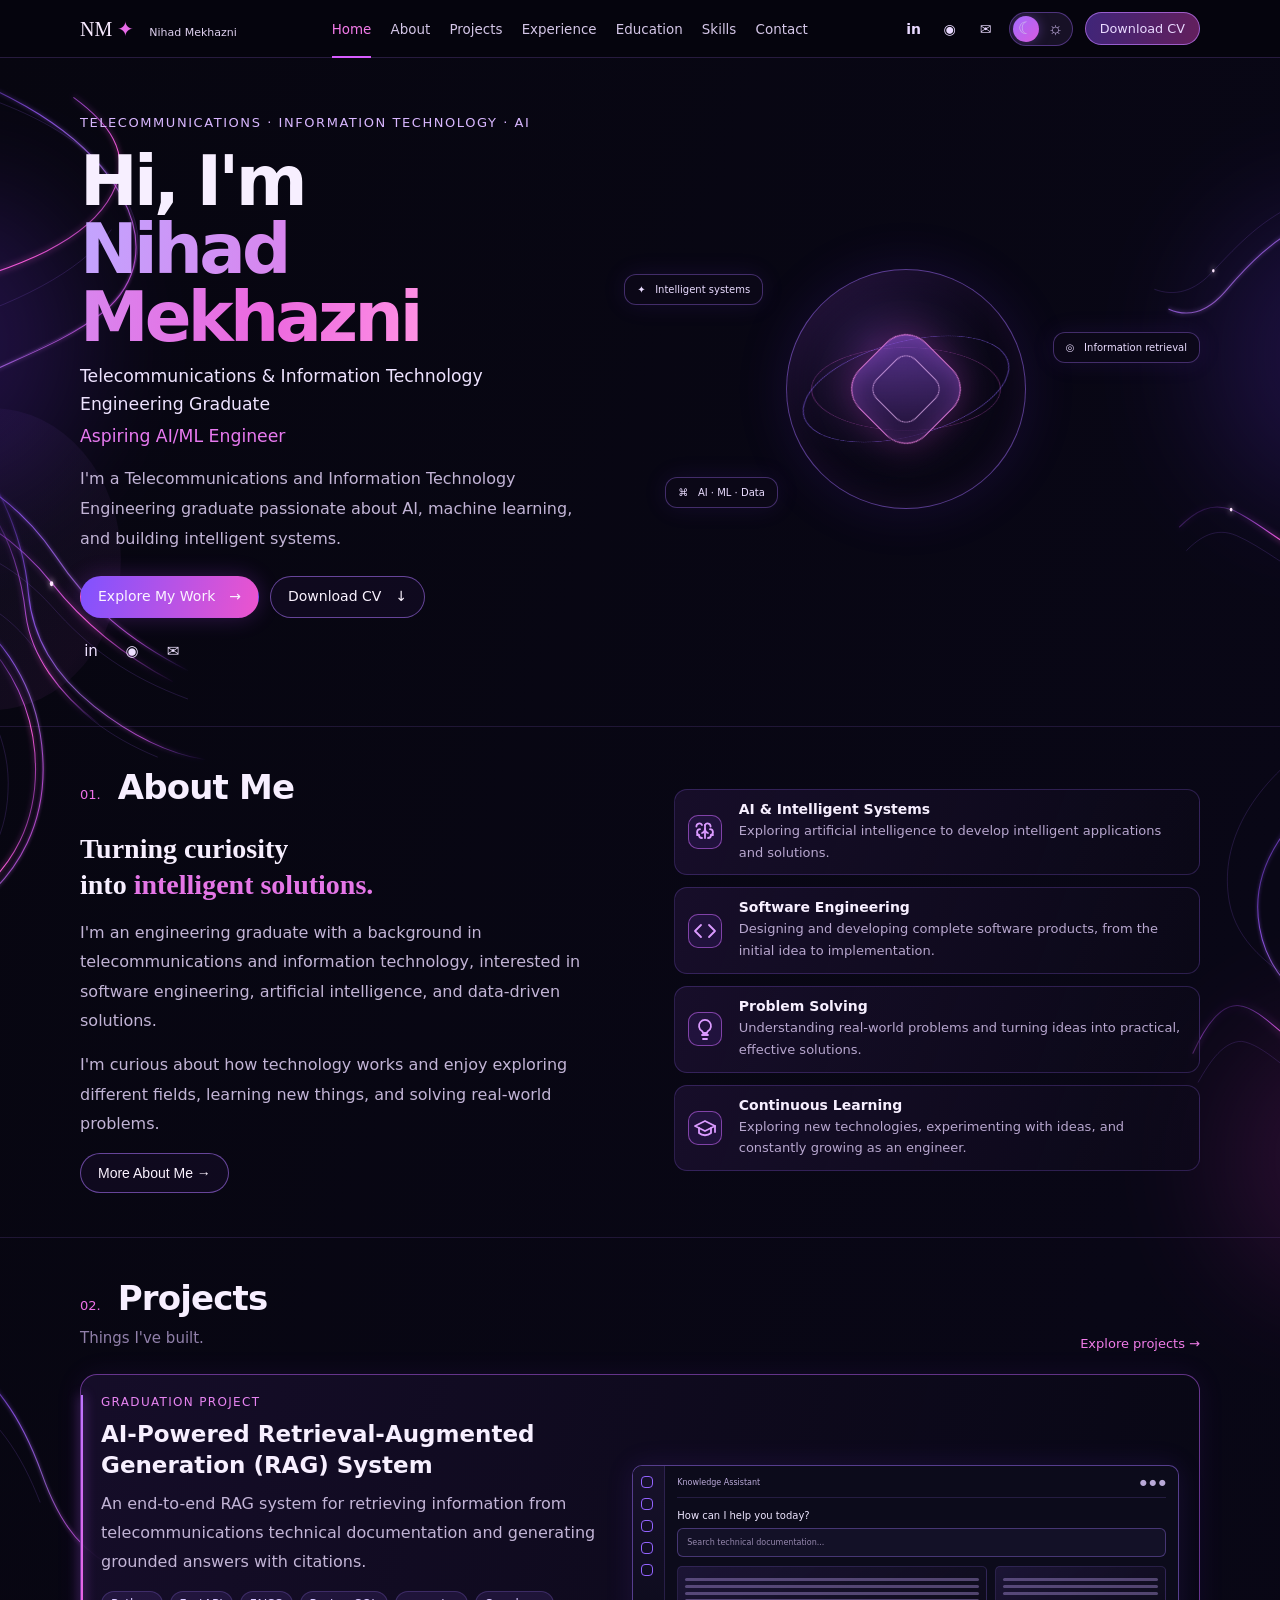
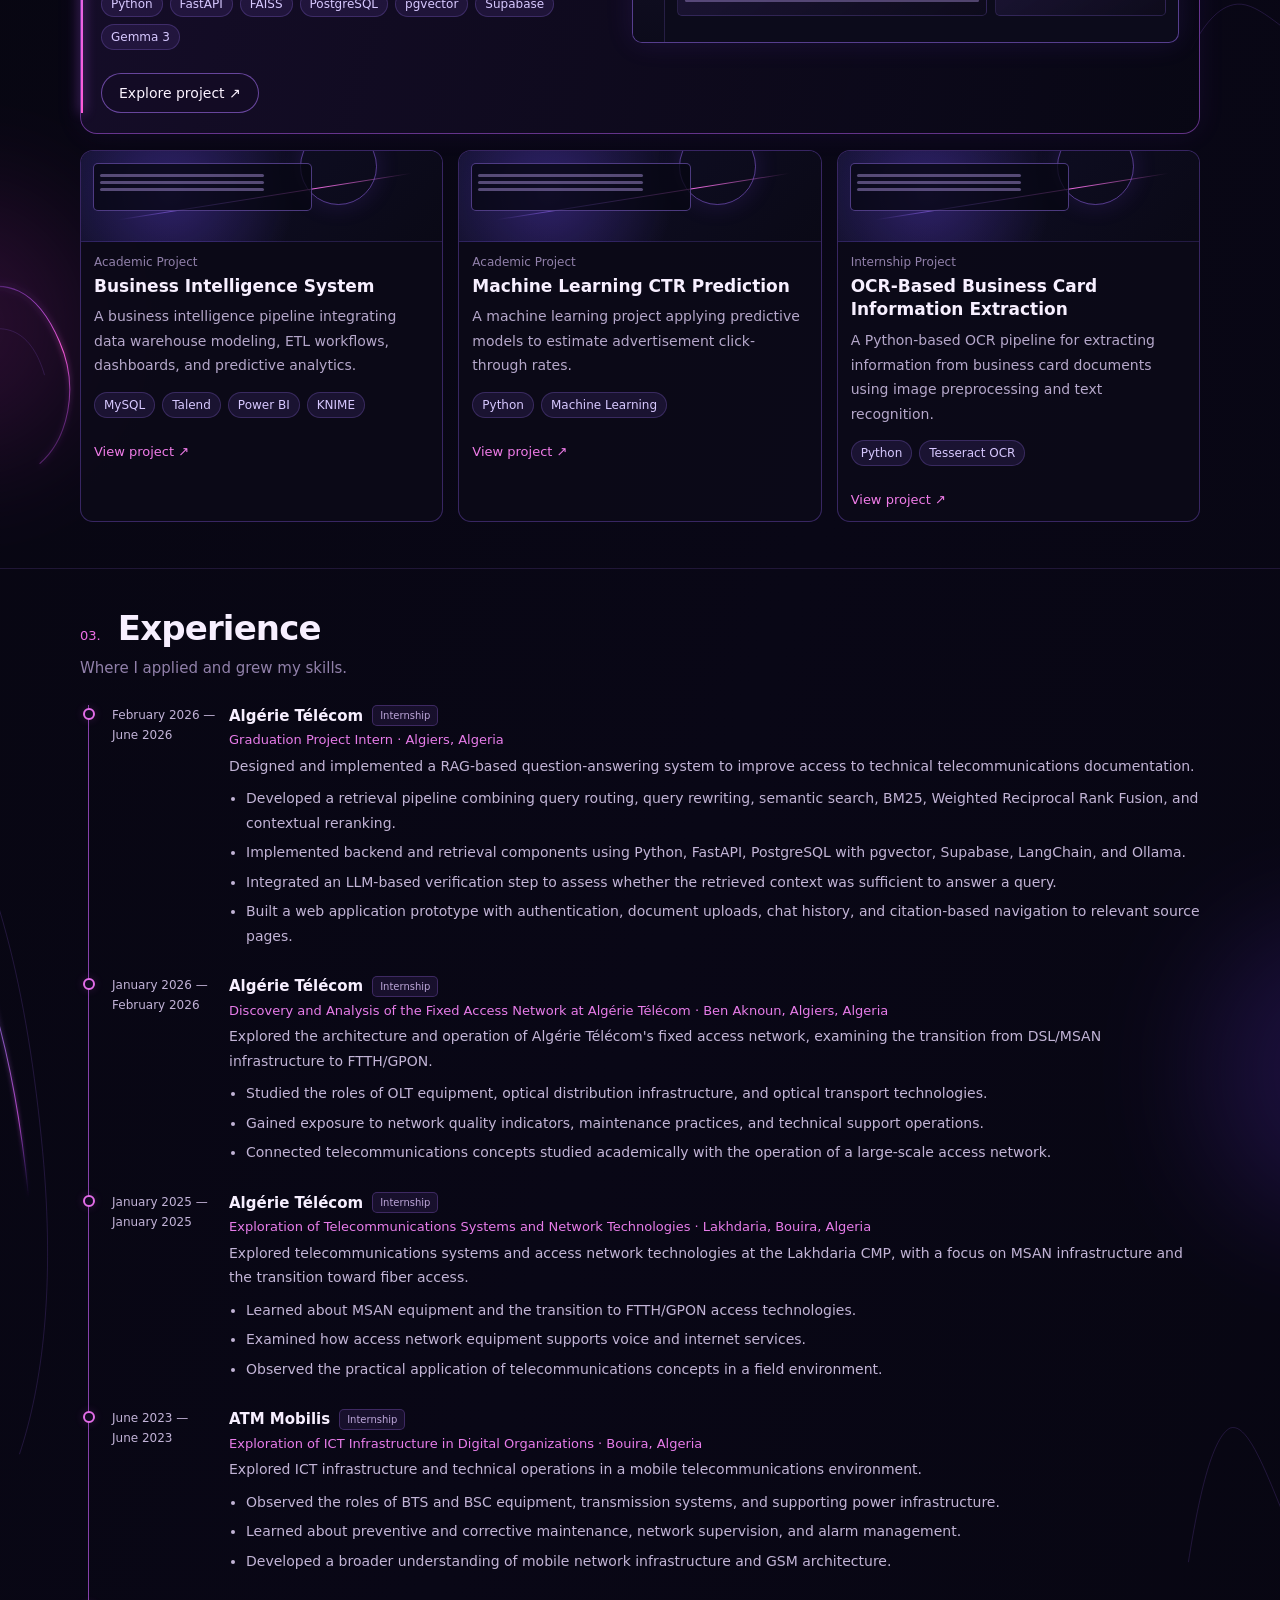
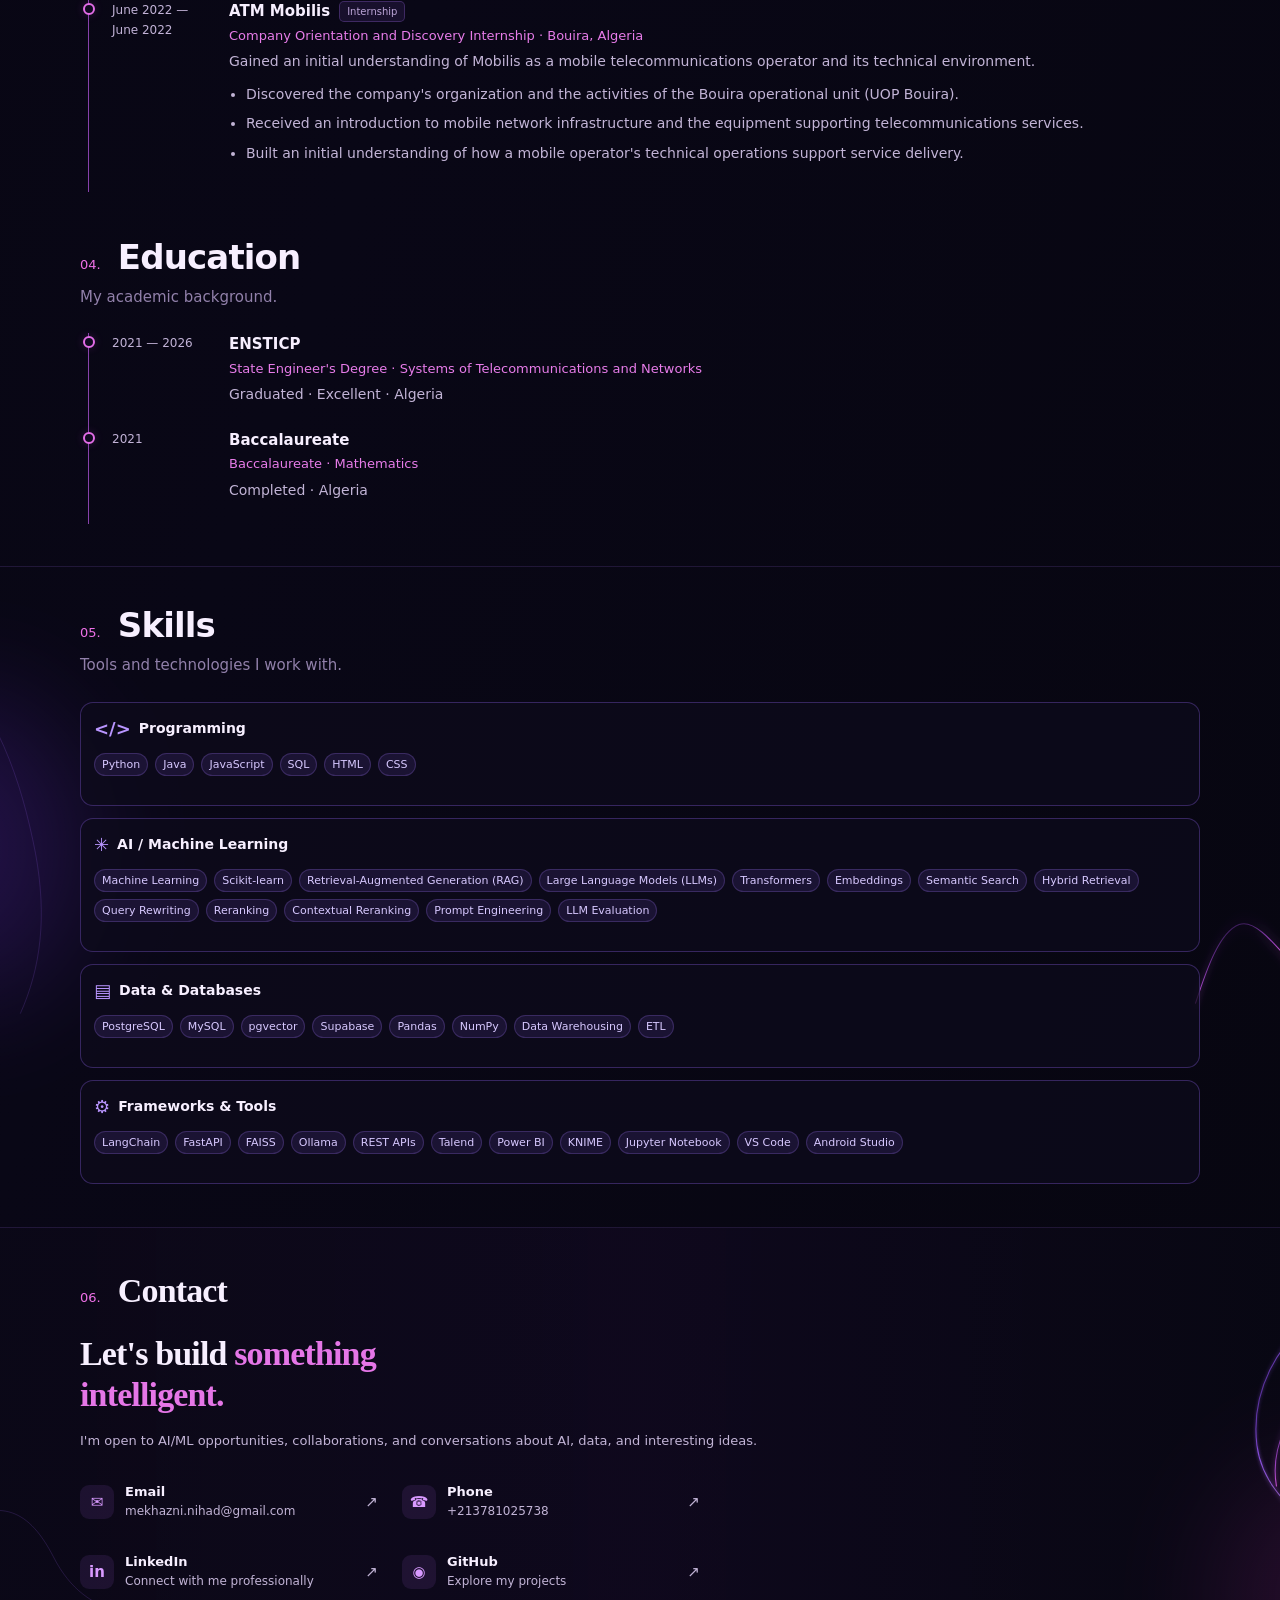
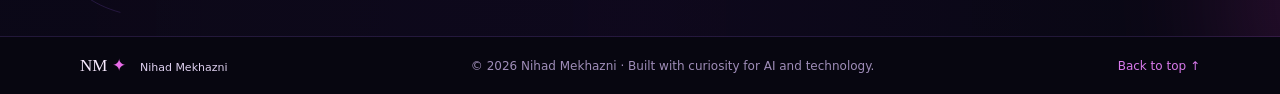
<file: index.html>
<!DOCTYPE html>
<html lang="en">
<head>
  <meta charset="UTF-8">
  <meta name="viewport" content="width=device-width, initial-scale=1">
  <meta name="theme-color" content="#080914">
  <meta name="description" content="Nihad Mekhazni — Engineering graduate interested in AI, machine learning, and intelligent systems.">
  <title>Nihad Mekhazni | AI &amp; Technology</title>
  <link rel="stylesheet" href="style.css">
  <script src="script.js" defer></script>
</head>

<body>
<div class="site">

  <!-- HEADER -->
  <header>
    <a class="brand" href="#home" aria-label="Nihad Mekhazni home">
      <span data-profile="shortName">NM</span> <b>✦</b>
      <small data-profile="name">Nihad Mekhazni</small>
    </a>

    <nav id="main-nav" aria-label="Main navigation">
      <a href="#home">Home</a>
      <a href="#about">About</a>
      <a href="#projects">Projects</a>
      <a href="#experience">Experience</a>
      <a href="#education">Education</a>
      <a href="#skills">Skills</a>
      <a href="#contact">Contact</a>
    </nav>

    <div class="header-actions">
      <div class="header-socials" aria-label="Social links">
        <a data-link="linkedin"
           href="https://www.linkedin.com/in/nihad-mekhazni-1aa594324"
           target="_blank" rel="noopener noreferrer"
           aria-label="LinkedIn" title="LinkedIn">in</a>

       <a data-link="github"
          href="https://github.com/Mekhazni"
          target="_blank" rel="noopener noreferrer"
          aria-label="GitHub" title="GitHub">◉</a>

       <a data-link="email"
          href="mailto:mekhazni.nihad@gmail.com"
          aria-label="Email" title="Email">✉</a>
      </div>
      
      <button
          class="theme-toggle"
          type="button"
          aria-label="Switch to light mode"
          aria-pressed="false"
          title="Switch theme"
        >
        <span class="theme-icon moon" aria-hidden="true">☾</span>
        <span class="theme-icon sun" aria-hidden="true">☼</span>
        <span class="theme-thumb" aria-hidden="true"></span>
        </button>

      <a class="cv-mini" data-link="cv" href="assets/files/MEKHAZNI_Nihad_resume.pdf" download>Download CV</a>

      <button class="menu-toggle" type="button"
        aria-label="Open navigation menu" aria-expanded="false"
        aria-controls="mobile-nav">☰</button>
    </div>

    <nav class="mobile-nav" id="mobile-nav"
      aria-label="Mobile navigation" hidden>
      <a href="#home">Home</a>
      <a href="#about">About</a>
      <a href="#projects">Projects</a>
      <a href="#experience">Experience</a>
      <a href="#education">Education</a>
      <a href="#skills">Skills</a>
      <a href="#contact">Contact</a>
    </nav>
  </header>

  <main>
    <!-- HERO -->
    <section class="section hero" id="home">
      <div class="glow left"></div>
      <div class="glow right"></div>

      <svg class="edge-art" viewBox="0 0 1440 540"
        preserveAspectRatio="none" aria-hidden="true">
        <defs>
          <linearGradient id="violetStroke" x1="0" y1="0" x2="1" y2="1">
            <stop offset="0" stop-color="#7638e8" stop-opacity=".05"/>
            <stop offset=".34" stop-color="#9d5bff" stop-opacity=".8"/>
            <stop offset=".58" stop-color="#b976ff" stop-opacity=".65"/>
            <stop offset=".82" stop-color="#e65cff" stop-opacity=".7"/>
            <stop offset="1" stop-color="#8a42ff" stop-opacity=".02"/>
          </linearGradient>

          <linearGradient id="pinkStroke" x1="0" y1="0" x2="1" y2="1">
            <stop offset="0" stop-color="#9b47ff" stop-opacity=".02"/>
            <stop offset=".42" stop-color="#d45aff" stop-opacity=".7"/>
            <stop offset=".65" stop-color="#ff5bdc" stop-opacity=".96"/>
            <stop offset="1" stop-color="#ad48ff" stop-opacity=".04"/>
          </linearGradient>

          <filter id="softGlow" x="-60%" y="-60%" width="220%" height="220%">
            <feGaussianBlur stdDeviation="1.8" result="b"/>
            <feMerge>
              <feMergeNode in="b"/>
              <feMergeNode in="SourceGraphic"/>
            </feMerge>
          </filter>

          <filter id="pinkGlow" x="-70%" y="-70%" width="240%" height="240%">
            <feGaussianBlur stdDeviation="2.7" result="b"/>
            <feMerge>
              <feMergeNode in="b"/>
              <feMergeNode in="SourceGraphic"/>
            </feMerge>
          </filter>

          <filter id="nodeGlow" x="-400%" y="-400%" width="800%" height="800%">
            <feGaussianBlur stdDeviation="3" result="b"/>
            <feMerge>
              <feMergeNode in="b"/>
              <feMergeNode in="SourceGraphic"/>
            </feMerge>
          </filter>
        </defs>

        <path class="line fine" d="M-80 18 C26 38 107 66 143 116 C173 158 145 193 94 216 C39 239 -28 254 -77 288"/>
        <path class="line purple" d="M-74 5 C32 34 102 66 137 112 C165 149 155 182 117 205 C69 232 12 244 -55 269"/>
        <path class="line pink" d="M-56 185 C18 169 98 149 126 110 C151 76 119 51 83 32"/>
        <path class="line fine" d="M-72 219 C16 199 90 174 125 139"/>

        <ellipse cx="-9" cy="405" rx="145" ry="122"
          fill="url(#violetStroke)" opacity=".08"/>

        <path class="line purple" d="M-92 318 C-16 339 31 369 62 402 C101 444 144 470 211 495"/>
        <path class="line pink" d="M-78 354 C-14 372 29 398 59 425 C92 455 137 482 194 504"/>
        <path class="line fine" d="M-80 388 C-21 395 24 416 58 443 C100 477 143 500 211 518"/>
        <path class="line purple" d="M-15 333 C12 366 28 398 32 433 C37 469 61 498 106 524 C145 546 187 562 230 567"/>
        <path class="line pink" d="M-18 357 C10 385 24 417 29 450 C35 483 66 514 111 538"/>
        <path class="line fine" d="M-54 430 C-4 441 30 464 53 493 C79 526 123 549 177 565"/>
        <path class="line purple" d="M-35 449 C14 477 44 517 48 564 C53 618 21 658 -25 684"/>
        <path class="line pink" d="M-17 471 C22 502 40 537 40 575 C40 620 13 652 -20 672"/>
        <path class="line fine" d="M-57 485 C-12 518 12 554 9 593 C7 632 -19 658 -49 676"/>

        <circle class="node" cx="137" cy="112" r="1.8"/>
        <circle class="node" cx="58" cy="425" r="2"/>

        <path class="line fine" d="M1468 115 C1420 129 1393 151 1365 172 C1344 189 1321 193 1299 187"/>
        <path class="line purple" d="M1477 131 C1433 145 1403 168 1378 189 C1356 207 1334 209 1315 203"/>
        <path class="line pink" d="M1490 410 C1444 395 1413 373 1385 365 C1363 359 1345 366 1327 379"/>
        <path class="line fine" d="M1490 428 C1449 413 1420 395 1391 386 C1368 379 1350 387 1335 398"/>

        <circle class="node" cx="1365" cy="172" r="1.4"/>
        <circle class="node" cx="1385" cy="365" r="1.5"/>
      </svg>

      <div class="section-content">
        <div class="hero-copy">
          <div class="eyebrow" data-hero="eyebrow">Telecommunications · Information Technology · AI</div>

          <h1>Hi, I'm<br>
            <span class="gradient-text" data-profile="name">Nihad Mekhazni</span>
          </h1>

          <div class="role">
            <span data-hero="headline">Telecommunications &amp; Information Technology Engineering Graduate</span>
            <strong data-hero="targetRole">Aspiring AI/ML Engineer</strong>
          </div>

          <p data-hero="intro">
            I'm passionate about building intelligent systems, exploring
            information retrieval, and turning complex problems into practical solutions.
          </p>

          <div class="actions">
            <a class="btn primary" href="#projects">Explore My Work　→</a>
            <a class="btn" data-link="cv" href="assets/files/MEKHAZNI_Nihad_resume.pdf" download>Download CV　↓</a>
          </div>

          <div class="socials">
            <a data-link="linkedin" href="https://www.linkedin.com/in/nihad-mekhazni-1aa594324" target="_blank" rel="noreferrer" aria-label="LinkedIn">in</a>
            <a data-link="github" href="https://github.com/Mekhazni" target="_blank" rel="noreferrer" aria-label="GitHub">◉</a>
            <a data-link="email" href="mailto:mekhazni.nihad@gmail.com" aria-label="Email">✉</a>
          </div>
        </div>

        <div class="hero-visual" aria-label="Abstract AI orbital graphic">
          <div class="visual-orb"></div>
          <div class="core"></div>
          <div class="orbit-label one">✦ &nbsp; Intelligent systems</div>
          <div class="orbit-label two">◎ &nbsp; Information retrieval</div>
          <div class="orbit-label three">⌘ &nbsp; AI · ML · Data</div>
        </div>
      </div>
    </section>

    <!-- ABOUT -->
    <section class="section about" id="about">
      <div class="glow right-pink"></div>

      <svg class="edge-art" viewBox="0 0 1440 300"
        preserveAspectRatio="none" aria-hidden="true">
        <path class="line fine" d="M1470 12 C1402 39 1372 71 1383 103 C1391 126 1427 142 1475 155"/>
        <path class="line purple" d="M1490 38 C1434 62 1407 89 1417 118 C1425 142 1452 156 1492 171"/>
        <path class="line pink" d="M1488 198 C1445 184 1418 165 1394 164 C1374 163 1356 176 1342 192"/>
        <path class="line fine" d="M1488 216 C1448 203 1422 187 1397 185 C1377 185 1362 196 1348 209"/>
      </svg>

      <div class="section-content about-grid">
        <div class="about-copy">
          <div class="section-heading">
            <div>
              <span class="section-number">01.</span>
              <h2 style="display:inline">About Me</h2>
            </div>
          </div>

          <h3>Turning curiosity<br>into <span>intelligent solutions.</span></h3>

          <div id="about-content">
            <p>I'm a Telecommunications and Information Technology Engineering graduate interested in AI, machine learning, and intelligent systems.</p>
            <p>My graduation project focused on building a RAG-based question-answering system for technical PDF documents.</p>
          </div>

          
          <button class="btn" type="button" id="open-about-modal">
             More About Me →
          </button>

        </div>

        <div class="about-facts">
          <div class="fact">
            <div class="fact-icon" data-interest-icon="0">✣</div>
            <div>
              <b data-interest-title="0">AI &amp; Intelligent Systems</b>
              <small data-interest-description="0">Exploring artificial intelligence to develop intelligent applications and solutions.</small>
            </div>
          </div>

          <div class="fact">
            <div class="fact-icon" data-interest-icon="1">⌁</div>
            <div>
              <b data-interest-title="1">Software Engineering</b>
              <small data-interest-description="1">Designing and developing complete software products, from the initial idea to implementation.</small>
            </div>
          </div>

          <div class="fact">
            <div class="fact-icon" data-interest-icon="2">⌘</div>
            <div>
              <b data-interest-title="2">Problem Solving</b>
              <small data-interest-description="2">Understanding real-world problems and turning ideas into practical, effective solutions.</small>
            </div>
          </div>

          <div class="fact">
            <div class="fact-icon" data-interest-icon="3">◈</div>
            <div>
              <b data-interest-title="3">Continuous Learning</b>
              <small data-interest-description="3">Exploring new technologies, experimenting with ideas, and constantly growing as an engineer.</small>
            </div>
          </div>
        </div>
      </div>
    </section>

    <!-- PROJECTS -->
    <section class="section projects" id="projects">
      <div class="glow left-pink"></div>

      <svg class="edge-art" viewBox="0 0 1440 620"
        preserveAspectRatio="none" aria-hidden="true">
        <path class="line purple" d="M-60 75 C-6 91 25 121 47 157 C69 194 96 211 137 222"/>
        <path class="line fine" d="M-55 100 C-4 118 24 144 45 176"/>
        <path class="line pink" d="M-50 442 C7 420 44 437 67 469 C90 500 76 534 45 550"/>
        <path class="line fine" d="M-44 469 C7 450 37 464 50 491"/>
        <path class="line fine" d="M1490 280 C1446 263 1417 243 1392 244 C1370 245 1353 259 1340 274"/>
      </svg>

      <div class="section-content">
        <div class="section-heading">
          <div>
            <span class="section-number">02.</span>
            <h2 style="display:inline">Projects</h2>
            <div class="section-sub">Things I've built.</div>
          </div>
          <a class="card-link" href="#project-grid">Explore projects →</a>
        </div>

        <!-- Populated from projects.json -->
        <div id="featured-project">
          <article class="featured">
            <div>
              <div class="feature-label">✦ &nbsp; Featured project</div>
              <h3>RAG-Driven Knowledge Retrieval System</h3>
              <p>A web-based question-answering system for technical documents using hybrid retrieval, query rewriting, reranking and LLMs.</p>
              <div class="tags">
                <span class="tag">Python</span>
                <span class="tag">FastAPI</span>
                <span class="tag">PostgreSQL</span>
                <span class="tag">pgvector</span>
                <span class="tag">RAG</span>
                <span class="tag">Gemma 3</span>
                <span class="tag">Ollama</span>
              </div>
              <div class="actions">
                <a class="btn primary" href="project.html?id=rag-knowledge-retrieval">View Case Study　→</a>
              </div>
            </div>

            <div class="mock-window" aria-label="Illustrative preview of a knowledge assistant">
              <div class="mock-side"><i></i><i></i><i></i><i></i><i></i></div>
              <div class="mock-app">
                <div class="mock-top"><span>Knowledge Assistant</span><span>●　●　●</span></div>
                <div class="mock-question">Ask your question</div>
                <div class="mock-search">What can I help you find today?　⌕</div>
                <div class="mock-answer">
                  <div><i></i><i style="width:93%"></i><i style="width:70%"></i><i style="width:83%"></i><i style="width:54%"></i></div>
                  <div><i></i><i style="width:78%"></i><i style="width:65%"></i><i style="width:88%"></i></div>
                </div>
              </div>
            </div>
          </article>
        </div>

        <!-- Populated from projects.json -->
        <div class="project-grid" id="project-grid">
          <article class="project-card">
            <div class="project-thumb">
              <div class="thumb-ui"><i></i><i style="width:52%"></i><i style="width:68%"></i></div>
            </div>
            <div class="project-body">
              <h3>Business Intelligence System</h3>
              <p>A business intelligence pipeline integrating data warehouse modeling, ETL workflows, dashboards, and predictive analytics.</p>
              <div class="tags">
                <span class="tag">MySQL</span><span class="tag">Talend</span><span class="tag">Power BI</span><span class="tag">KNIME</span>
              </div>
              <a class="card-link" href="project.html?id=business-intelligence-system">View project ↗</a>
            </div>
          </article>

          <article class="project-card">
            <div class="project-thumb">
              <div class="thumb-ui"><i></i><i style="width:71%"></i><i style="width:47%"></i></div>
            </div>
            <div class="project-body">
              <h3>Machine Learning CTR Prediction</h3>
              <p>A machine learning project applying feature engineering and predictive models to estimate advertisement click-through rates.</p>
              <div class="tags">
                <span class="tag">Python</span><span class="tag">Feature Engineering</span><span class="tag">Machine Learning</span>
              </div>
              <a class="card-link" href="project.html?id=machine-learning-ctr-prediction">View project ↗</a>
            </div>
          </article>
        </div>
      </div>
    </section>

    <!-- EXPERIENCE AND EDUCATION -->
    <section class="section timeline-area" id="experience">
      <div class="glow right"></div>

      <svg class="edge-art" viewBox="0 0 1440 370"
        preserveAspectRatio="none" aria-hidden="true">
        <path class="line fine" d="M-70 48 C-4 67 31 98 48 135 C62 166 48 189 22 205"/>
        <path class="line purple" d="M-65 74 C-10 91 18 117 32 145"/>
        <path class="line fine" d="M1490 240 C1442 222 1413 197 1384 199 C1365 201 1350 213 1337 230"/>
      </svg>

      <div class="section-content">
        <div>
          <div class="section-heading">
            <div>
              <span class="section-number">03.</span>
              <h2 style="display:inline">Experience</h2>
              <div class="section-sub">Where I applied and grew my skills.</div>
            </div>
          </div>

          <div class="timeline" id="experience-list">
            <div class="timeline-item">
              <div class="date">February 2026 — June 2026</div>
              <div>
                <b>Algérie Télécom</b>
                <em>Graduation Project Intern · Algiers, Algeria</em>
                <p>Worked on the design, implementation, and evaluation of a RAG-based question-answering system for technical PDF documents.</p>
              </div>
            </div>
          </div>
        </div>

        <div id="education">
          <div class="section-heading">
            <div>
              <span class="section-number">04.</span>
              <h2 style="display:inline">Education</h2>
              <div class="section-sub">My academic background.</div>
            </div>
          </div>

          <div class="timeline" id="education-list">
            <div class="timeline-item">
              <div class="date">2021 — 2026</div>
              <div>
                <b>ENSTICP</b>
                <em>Telecommunications and Information Technology Engineering</em>
                <p>Engineering Degree · Graduated · Excellent · Algeria</p>
              </div>
            </div>

            <div class="timeline-item">
              <div class="date">2021</div>
              <div>
                <b>Baccalaureate</b>
                <em>Mathematics</em>
                <p>Completed · Algeria</p>
              </div>
            </div>
          </div>

        </div>
      </div>
    </section>

    <!-- SKILLS -->
    <section class="section skills" id="skills">
      <div class="glow left"></div>

      <svg class="edge-art" viewBox="0 0 1440 260"
        preserveAspectRatio="none" aria-hidden="true">
        <path class="line fine" d="M-65 36 C-4 55 24 84 40 113 C53 138 46 158 23 176"/>
        <path class="line pink" d="M1490 170 C1447 156 1418 138 1394 141 C1372 144 1358 158 1345 172"/>
      </svg>

      <div class="section-content">
        <div class="section-heading">
          <div>
            <span class="section-number">05.</span>
            <h2 style="display:inline">Skills</h2>
            <div class="section-sub">Tools and technologies I work with.</div>
          </div>
        </div>

        <div class="skill-grid" id="skills-grid">
          <div class="skill-card">
            <div class="skill-title"><span class="skill-symbol">&lt;/&gt;</span>Programming</div>
            <div class="tags"><span class="tag">Python</span><span class="tag">Java</span><span class="tag">JavaScript</span><span class="tag">SQL</span></div>
          </div>
          <div class="skill-card">
            <div class="skill-title"><span class="skill-symbol">◉</span>AI / Machine Learning</div>
            <div class="tags"><span class="tag">RAG</span><span class="tag">LLMs</span><span class="tag">Scikit-learn</span><span class="tag">Embeddings</span><span class="tag">Reranking</span></div>
          </div>
          <div class="skill-card">
            <div class="skill-title"><span class="skill-symbol">▤</span>Data &amp; Databases</div>
            <div class="tags"><span class="tag">PostgreSQL</span><span class="tag">pgvector</span><span class="tag">Pandas</span><span class="tag">SQL</span></div>
          </div>
          <div class="skill-card">
            <div class="skill-title"><span class="skill-symbol">⌘</span>Frameworks &amp; Tools</div>
            <div class="tags"><span class="tag">FastAPI</span><span class="tag">Ollama</span><span class="tag">Git</span><span class="tag">Linux</span></div>
          </div>
          <div class="skill-card">
            <div class="skill-title"><span class="skill-symbol">▦</span>Web Development</div>
            <div class="tags"><span class="tag">HTML</span><span class="tag">CSS</span><span class="tag">REST APIs</span><span class="tag">Supabase</span></div>
          </div>
        </div>
      </div>
    </section>

    <!-- CONTACT -->
    <section class="section contact" id="contact">
      <div class="glow right-pink"></div>

      <svg class="edge-art" viewBox="0 0 1440 220"
        preserveAspectRatio="none" aria-hidden="true">
        <path class="line fine" d="M-60 162 C2 143 34 153 60 177 C79 195 105 203 135 207"/>
        <path class="line purple" d="M1490 44 C1435 61 1407 89 1414 117 C1420 139 1452 151 1490 166"/>
        <path class="line pink" d="M1490 82 C1448 98 1429 119 1436 139"/>
      </svg>

      <div class="section-content contact-layout">
        <div>
          <div class="section-heading">
            <div>
              <span class="section-number">06.</span>
              <h2 style="display:inline">Contact</h2>
            </div>
          </div>

          <h2>Let's build <span>something intelligent.</span></h2>
          <p>I'm open to AI/ML opportunities, collaborations, and conversations about AI, data, and interesting ideas.</p>

        
<div class="contact-details">

  <a class="contact-item" data-link="email"
     href="mailto:mekhazni.nihad@gmail.com">
    <span class="contact-icon" aria-hidden="true">✉</span>
    <span class="contact-info">
      <strong>Email</strong>
      <span>mekhazni.nihad@gmail.com</span>
    </span>
    <span class="contact-arrow" aria-hidden="true">↗</span>
  </a>

  <a class="contact-item" data-link="phone" href="tel:">
    <span class="contact-icon" aria-hidden="true">☎</span>
    <span class="contact-info">
      <strong>Phone</strong>
      <span data-contact-phone>Phone number</span>
    </span>
    <span class="contact-arrow" aria-hidden="true">↗</span>
  </a>

  <a class="contact-item" data-link="linkedin"
     href="https://www.linkedin.com/in/nihad-mekhazni-1aa594324"
     target="_blank" rel="noopener noreferrer">
    <span class="contact-icon" aria-hidden="true">in</span>
    <span class="contact-info">
      <strong>LinkedIn</strong>
      <span>Connect with me professionally</span>
    </span>
    <span class="contact-arrow" aria-hidden="true">↗</span>
  </a>

  <a class="contact-item" data-link="github"
     href="https://github.com/Mekhazni"
     target="_blank" rel="noopener noreferrer">
    <span class="contact-icon" aria-hidden="true">◉</span>
    <span class="contact-info">
      <strong>GitHub</strong>
      <span>Explore my projects</span>
    </span>
    <span class="contact-arrow" aria-hidden="true">↗</span>
  </a>

</div>

        </div>

      
      </div>
    </section>
  </main>

  <!-- FOOTER -->
  <footer>
    <div class="brand">
      <span data-profile="shortName">NM</span> <b>✦</b>
      <small data-profile="name">Nihad Mekhazni</small>
    </div>
    <span>© <span id="current-year">2026</span> <span data-profile="name">Nihad Mekhazni</span> · Built with curiosity for AI and technology.</span>
    <a class="back-top" href="#home">Back to top ↑</a>
  </footer>


  </div>

  <!-- EXPANDED ABOUT MODAL -->
  <div class="about-modal" id="about-modal" hidden>
    <div
      class="about-modal-backdrop"
      data-about-modal-close
    ></div>

    <section
      class="about-modal-window"
      role="dialog"
      aria-modal="true"
      aria-labelledby="about-modal-title"
      tabindex="-1"
    >
      <button
        class="about-modal-close"
        type="button"
        data-about-modal-close
        aria-label="Close About Me window"
      >
        &times;
      </button>

      <div class="about-modal-header">
        <span class="section-number">ABOUT ME</span>
        <h2 id="about-modal-title">A little more about me</h2>
        <p>
          Learn more about my background, interests, projects,
          and professional direction.
        </p>
      </div>

      <div
        class="about-modal-content"
        id="about-modal-content"
      >
        <!-- Sections will be populated from profile.json -->
      </div>
    </section>
  </div>

</body>
</html>
</file>
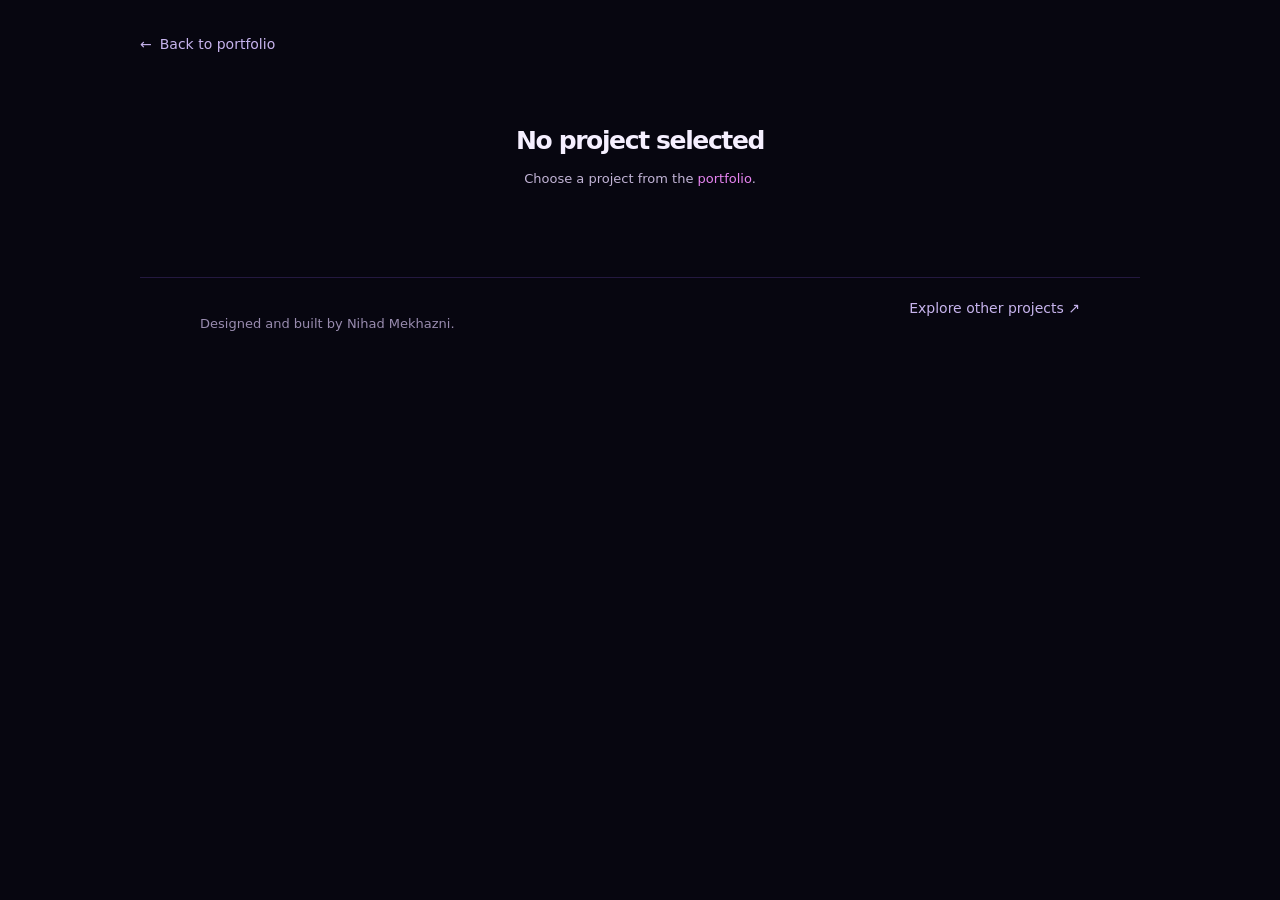
<file: project.html>
<!DOCTYPE html>
<html lang="en">
<head>
  <meta charset="UTF-8">
  <meta name="viewport" content="width=device-width, initial-scale=1.0">

  <meta
    name="description"
    content="Explore project details, methodologies, technologies, and implementation highlights."
  >

  <title>Project Details | Nihad Mekhazni</title>

  <link rel="stylesheet" href="style.css">

  <style>
    /* PROJECT DETAIL PAGE */

    .project-page {
      min-height: 100vh;
      padding: 34px 0 70px;
    }

    .project-container {
      width: min(100% - 40px, 1000px);
      margin: 0 auto;
    }

    .project-back {
      display: inline-flex;
      align-items: center;
      gap: 8px;
      margin-bottom: 32px;
      color: #c7b4ed;
      font-size: 13px;
      text-decoration: none;
      transition: color 0.2s;
    }

    .project-back:hover {
      color: #f18bea;
    }

    .project-hero {
      position: relative;
      padding: 34px;
      border: 1px solid rgba(193, 96, 255, 0.42);
      border-radius: 18px;
      background:
        radial-gradient(
          circle at 90% 0%,
          rgba(132, 65, 220, 0.15),
          transparent 42%
        ),
        linear-gradient(
          115deg,
          rgba(23, 14, 43, 0.96),
          rgba(9, 8, 20, 0.96)
        );
      box-shadow: 0 0 35px rgba(147, 58, 255, 0.07);
      overflow: hidden;
    }

    .project-hero::before {
      content: "";
      position: absolute;
      left: 0;
      top: 24px;
      bottom: 24px;
      width: 2px;
      background: linear-gradient(#bd74ff, #ff5bd8);
      box-shadow: 0 0 12px #ba5bff;
    }

    .project-eyebrow {
      margin-bottom: 13px;
      color: #e784f1;
      font-size: 10px;
      font-weight: 600;
      letter-spacing: 0.14em;
      text-transform: uppercase;
    }

    .project-title {
      max-width: 800px;
      margin: 0 0 14px;
      color: #f5efff;
      font-size: clamp(27px, 5vw, 43px);
      line-height: 1.17;
      letter-spacing: -0.035em;
      overflow-wrap: anywhere;
    }

    .project-subtitle {
      margin: 0 0 22px;
      color: #b9a9d8;
      font-size: 13px;
    }

    .project-overview {
      max-width: 760px;
      color: #d2c8e5;
      font-size: 15px;
      line-height: 1.85;
    }

    .project-actions {
      display: flex;
      flex-wrap: wrap;
      gap: 10px;
      margin-top: 25px;
    }

    .project-action {
      display: inline-flex;
      align-items: center;
      justify-content: center;
      gap: 7px;
      min-height: 40px;
      padding: 10px 15px;
      border: 1px solid rgba(170, 119, 255, 0.4);
      border-radius: 9px;
      background: rgba(96, 67, 163, 0.14);
      color: #e8dcff;
      font-size: 12px;
      text-decoration: none;
      transition:
        transform 0.2s,
        border-color 0.2s,
        background 0.2s;
    }

    .project-action:hover {
      transform: translateY(-2px);
      border-color: rgba(235, 94, 224, 0.75);
      background: rgba(126, 69, 180, 0.2);
    }

    .project-action.primary {
      border-color: rgba(196, 111, 255, 0.65);
      background: linear-gradient(
        110deg,
        rgba(125, 68, 190, 0.28),
        rgba(188, 70, 171, 0.18)
      );
    }

    .project-section {
      margin-top: 22px;
      padding: 26px;
      border: 1px solid rgba(151, 103, 255, 0.24);
      border-radius: 15px;
      background: rgba(13, 10, 25, 0.68);
    }

    .project-section h2 {
      margin: 0 0 15px;
      color: #f0e7ff;
      font-size: 18px;
      letter-spacing: -0.02em;
    }

    .project-section p {
      margin: 0;
      color: #c9bedb;
      font-size: 13px;
      line-height: 1.9;
    }

    .project-section + .project-section {
      margin-top: 16px;
    }

    .project-feature-grid {
      display: grid;
      grid-template-columns: repeat(2, minmax(0, 1fr));
      gap: 12px;
      margin-top: 5px;
    }

    .project-feature {
      display: flex;
      align-items: flex-start;
      gap: 10px;
      padding: 14px;
      border: 1px solid rgba(151, 103, 255, 0.19);
      border-radius: 10px;
      background: rgba(96, 67, 163, 0.08);
      color: #d7cce9;
      font-size: 12px;
      line-height: 1.7;
    }

    .project-feature-mark {
      flex-shrink: 0;
      color: #dc85f4;
    }

    .project-method-list {
      display: grid;
      gap: 10px;
      margin: 0;
      padding: 0;
      list-style: none;
      counter-reset: method;
    }

    .project-method-list li {
      display: flex;
      align-items: flex-start;
      gap: 12px;
      color: #d7cce9;
      font-size: 13px;
      line-height: 1.7;
      counter-increment: method;
    }

    .project-method-list li::before {
      content: counter(method, decimal-leading-zero);
      flex-shrink: 0;
      color: #d68bff;
      font-size: 11px;
      letter-spacing: 0.05em;
    }

    .project-tech-list {
      display: flex;
      flex-wrap: wrap;
      gap: 9px;
    }

    .project-tech {
      padding: 7px 11px;
      border: 1px solid rgba(155, 117, 240, 0.28);
      border-radius: 99px;
      background: rgba(96, 67, 163, 0.16);
      color: #d7c8ff;
      font-size: 11px;
    }

        .project-tech-group + .project-tech-group {
      margin-top: 22px;
    }

    .project-tech-category {
      margin: 0 0 10px;
      color: #d68bff;
      font-size: 15px;
      font-weight: 600;
    }

    html[data-theme="light"] .project-tech-category {
      color: #965ac5;
    }

    .project-method-list li > div {
      flex: 1;
      min-width: 0;
    }

    .project-method-list li strong {
      color: #f0e7ff;
      font-weight: 600;
    }

    .project-method-list li p {
      margin-top: 4px;
    }

    html[data-theme="light"] .project-method-list li strong {
      color: #30203f;
    }

    .project-footer {
      margin-top: 28px;
      padding-top: 22px;
      border-top: 1px solid rgba(151, 103, 255, 0.2);
      display: flex;
      flex-wrap: wrap;
      align-items: center;
      justify-content: space-between;
      gap: 15px;
    }

    .project-footer p {
      margin: 0;
      color: #998caf;
      font-size: 12px;
    }

    .project-state {
      padding: 45px 10px;
      color: #d2c8e5;
      text-align: center;
      line-height: 1.8;
    }

    .project-state h1 {
      color: #f5efff;
      font-size: 25px;
    }

    .project-state a {
      color: #e784f1;
    }

    @media (max-width: 620px) {
      .project-page {
        padding-top: 22px;
      }

      .project-container {
        width: calc(100% - 28px);
      }

      .project-back {
        margin-bottom: 22px;
      }

      .project-hero {
        padding: 25px 21px;
      }

      .project-section {
        padding: 21px 17px;
      }

      .project-feature-grid {
        grid-template-columns: 1fr;
      }

      .project-title {
        font-size: clamp(25px, 8vw, 35px);
      }

      .project-actions {
        align-items: stretch;
      }

      .project-action {
        flex: 1 1 auto;
      }

      .project-footer {
        align-items: flex-start;
        flex-direction: column;
      }
    }

    @media (prefers-reduced-motion: reduce) {
      .project-action,
      .project-back {
        transition: none;
      }
    }


/* FIX: isolate project detail layout from global styles */

.project-page,
.project-page * {
  box-sizing: border-box;
}

.project-page .project-hero {
  display: block;
  height: auto;
  min-height: 0;
  max-height: none;
  overflow: visible;
}

.project-page .project-title {
  display: block;
  width: 100%;
}

.project-page .project-subtitle,
.project-page .project-overview {
  display: block;
  width: 100%;
  max-width: 760px;
}

.project-page .project-actions {
  display: flex;
  flex-direction: row;
  flex-wrap: wrap;
  align-items: center;
}

.project-page .project-action {
  flex: 0 0 auto;
  width: auto;
  max-width: 100%;
}

.project-page .project-section {
  display: block;
  width: 100%;
  height: auto;
  max-height: none;
  overflow: visible;
}

.project-page .project-feature-grid {
  display: grid;
  grid-template-columns: repeat(2, minmax(0, 1fr));
}

@media (max-width: 620px) {
  .project-page .project-feature-grid {
    grid-template-columns: 1fr;
  }
}



/* PROJECT PAGE — LIGHT MODE */
html[data-theme="light"] .project-back {
  color: #7654a8;
}

html[data-theme="light"] .project-back:hover {
  color: #bd4da9;
}

html[data-theme="light"] .project-hero {
  background:
    radial-gradient(
      circle at 90% 0%,
      rgba(190, 151, 240, 0.16),
      transparent 42%
    ),
    #fffaff;
  border-color: #dfb9ff;
}

html[data-theme="light"] .project-title {
  color: #261833;
}

html[data-theme="light"] .project-eyebrow {
  color: #bd4da9;
}

html[data-theme="light"] .project-subtitle {
  color: #665575;
}

html[data-theme="light"] .project-overview {
  color: #554663;
}

html[data-theme="light"] .project-action {
  background: #f0e7fa;
  border-color: #d5b6f3;
  color: #553776;
}

html[data-theme="light"] .project-action.primary {
  background: #e9d9f8;
  border-color: #c89be9;
  color: #4a286c;
}

html[data-theme="light"] .project-action:hover {
  background: #e5d1f7;
}

html[data-theme="light"] .project-section {
  background: #f0eaf7;
  border-color: #ddd0ed;
}

html[data-theme="light"] .project-section h2 {
  color: #30203f;
}

html[data-theme="light"] .project-section p,
html[data-theme="light"] .project-feature,
html[data-theme="light"] .project-method-list li {
  color: #594966;
}

html[data-theme="light"] .project-feature {
  background: #faf6ff;
  border-color: #e1d2f2;
}

html[data-theme="light"] .project-feature-mark,
html[data-theme="light"] .project-method-list li::before {
  color: #965ac5;
}

html[data-theme="light"] .project-tech {
  background: #eee3f9;
  border-color: #d9c5ef;
  color: #573879;
}

html[data-theme="light"] .project-footer {
  border-color: #ddd0ed;
}

html[data-theme="light"] .project-footer p {
  color: #756580;
}

html[data-theme="light"] .project-state {
  color: #30203f;
}



/* ==========================================
   TYPOGRAPHY UPDATE — PROJECT DETAIL PAGE
   ========================================== */

.project-back {
  font-size: 14px;
}

.project-eyebrow {
  font-size: 12px;
}

.project-title {
  font-size: clamp(30px, 4.5vw, 46px);
  line-height: 1.2;
}

.project-subtitle {
  font-size: 15px;
  line-height: 1.7;
}

.project-overview {
  font-size: 17px;
  line-height: 1.85;
}

.project-action {
  font-size: 14px;
}

.project-section h2 {
  font-size: 23px;
  line-height: 1.3;
}

.project-section p {
  font-size: 16px;
  line-height: 1.85;
}

.project-feature {
  font-size: 15px;
  line-height: 1.8;
}

.project-method-list li {
  font-size: 15px;
  line-height: 1.8;
}

.project-tech {
  font-size: 13px;
}

.project-footer p {
  font-size: 13px;
}

/* Smaller screens */
@media (max-width: 600px) {
  .project-container {
    width: min(100% - 32px, 1000px);
  }

  .project-hero {
    padding: 27px 22px;
  }

  .project-title {
    font-size: clamp(28px, 7vw, 36px);
  }

  .project-overview {
    font-size: 16px;
  }

  .project-section {
    padding: 22px 19px;
  }

  .project-section h2 {
    font-size: 21px;
  }

  .project-section p {
    font-size: 15px;
  }

  .project-feature-grid {
    grid-template-columns: 1fr;
  }

  .project-feature,
  .project-method-list li {
    font-size: 14px;
  }
}


/* GitHub text link in the bottom-right of the hero */
.project-hero {
  position: relative;
  padding-bottom: 62px;
}

.project-github-link {
  position: absolute;
  right: 28px;
  bottom: 22px;
  color: #e784f1;
  font-size: 14px;
  text-decoration: none;
}

.project-github-link:hover {
  color: #ffffff;
  text-decoration: underline;
}

/* Demonstration media list */
.project-media-list {
  display: grid;
  gap: 12px;
  max-height: 430px;
  overflow-y: auto;
  padding-right: 5px;
}

.project-media-row {
  display: flex;
  align-items: center;
  gap: 16px;
  padding: 12px;
  border: 1px solid rgba(151, 103, 255, 0.19);
  border-radius: 10px;
  background: rgba(96, 67, 163, 0.08);
}

.project-media-thumb {
  width: 140px;
  height: 85px;
  flex-shrink: 0;
  object-fit: cover;
  border-radius: 7px;
  cursor: pointer;
}

.project-media-description {
  color: #d7cce9;
  font-size: 14px;
  line-height: 1.7;
}

.project-document-list {
  display: grid;
  gap: 10px;
}

.project-document-link {
  display: flex;
  justify-content: space-between;
  align-items: center;
  gap: 12px;
  padding: 13px 15px;
  border: 1px solid rgba(151, 103, 255, 0.19);
  border-radius: 9px;
  color: #e2d2ff;
  text-decoration: none;
  background: rgba(96, 67, 163, 0.08);
}

.project-document-link:hover {
  border-color: rgba(235, 94, 224, 0.75);
}

.project-lightbox {
  position: fixed;
  inset: 0;
  z-index: 9999;
  display: flex;
  align-items: center;
  justify-content: center;
  padding: 30px;
  background: rgba(0, 0, 0, 0.88);
}

.project-lightbox[hidden] {
  display: none;
}

.project-lightbox img,
.project-lightbox video {
  max-width: 95%;
  max-height: 85vh;
  border-radius: 10px;
}

.project-lightbox-close {
  position: absolute;
  top: 18px;
  right: 24px;
  border: 0;
  background: transparent;
  color: white;
  font-size: 34px;
  cursor: pointer;
}

html[data-theme="light"] .project-github-link {
  color: #965ac5;
}

html[data-theme="light"] .project-media-description {
  color: #594966;
}

html[data-theme="light"] .project-document-link {
  color: #573879;
  background: #faf6ff;
  border-color: #e1d2f2;
}

@media (max-width: 620px) {
  .project-github-link {
    right: 20px;
    bottom: 17px;
  }

  .project-media-row {
    align-items: flex-start;
    gap: 12px;
  }

  .project-media-thumb {
    width: 95px;
    height: 70px;
  }

  .project-media-description {
    font-size: 12px;
  }

  .project-lightbox {
    padding: 12px;
  }
}


  </style>
</head>

<body>
  <main class="project-page">
    <div class="project-container">

      <a class="project-back" href="index.html#projects">
        <span aria-hidden="true">←</span>
        Back to portfolio
      </a>

      <div id="project-content" aria-live="polite">
        <div class="project-state">Loading project details...</div>
      </div>


      <div id="project-lightbox" class="project-lightbox" hidden>
        <button type="button" class="project-lightbox-close" aria-label="Close media viewer">&times;</button>
        <div class="project-lightbox-content"></div>
      </div>


      <footer class="project-footer">
        <p>Designed and built by Nihad Mekhazni.</p>
        <a class="project-back" href="index.html#projects">
          Explore other projects ↗
        </a>
      </footer>

    </div>
  </main>

  <script>
  const savedTheme = localStorage.getItem("portfolio-theme");

  if (savedTheme === "light" || savedTheme === "dark") {
    document.documentElement.dataset.theme = savedTheme;
  }
</script>

  <script>
    (() => {
      const container = document.querySelector("#project-content");

      function makeElement(tag, className, text) {
        const element = document.createElement(tag);

        if (className) {
          element.className = className;
        }

        if (text !== undefined && text !== null) {
          element.textContent = text;
        }

        return element;
      }

      
      const isRenderable = (value) =>
        typeof value === "string" || typeof value === "number";

      function addSection(parent, title, content) {
        if (
          content === undefined ||
          content === null ||
          content === "" ||
          (Array.isArray(content) && content.length === 0)
        ) {
          return;
        }

        const section = makeElement("section", "project-section");
        section.appendChild(makeElement("h2", "", title));

        if (Array.isArray(content)) {
          const entries = content.filter(isRenderable);

          if (entries.length === 0) {
            console.warn(`Section "${title}" has no renderable text entries.`);
            return;
          }

          const list = makeElement("ul", "project-method-list");
          entries.forEach((entry) => {
            list.appendChild(makeElement("li", "", entry));
          });
          section.appendChild(list);
        } else if (isRenderable(content)) {
          section.appendChild(makeElement("p", "", content));
        } else {
          console.warn(`Section "${title}" has unsupported content; skipped.`);
          return;
        }

        parent.appendChild(section);
      }

            
      /* ---------- Dynamic section renderers ---------- */

      function startSection(parent, title) {
        const section = makeElement("section", "project-section");
        section.appendChild(makeElement("h2", "", title));
        parent.appendChild(section);
        return section;
      }

      const sectionRenderers = {
        text(parent, item) {
          addSection(parent, item.title, item.content);
        },

        features(parent, item) {
          if (!Array.isArray(item.content) || item.content.length === 0) return;

          const section = startSection(parent, item.title);
          const grid = makeElement("div", "project-feature-grid");

          item.content.forEach((feature) => {
            const card = makeElement("div", "project-feature");
            card.appendChild(makeElement("span", "project-feature-mark", "✦"));
            card.appendChild(makeElement("span", "", feature));
            grid.appendChild(card);
          });

          section.appendChild(grid);
        },

        steps(parent, item) {
          if (!Array.isArray(item.content) || item.content.length === 0) return;

          const section = startSection(parent, item.title);
          const list = makeElement("ul", "project-method-list");

          item.content.forEach((step) => {
            const li = makeElement("li", "");

            if (typeof step === "string") {
              li.textContent = step;
            } else if (step && typeof step === "object") {
              const wrapper = makeElement("div", "");
              wrapper.appendChild(makeElement("strong", "", step.title || ""));

              if (step.description) {
                wrapper.appendChild(makeElement("p", "", step.description));
              }

              li.appendChild(wrapper);
            }

            list.appendChild(li);
          });

          section.appendChild(list);
        },

        technologies(parent, item) {
          if (Array.isArray(item.categories)) {
            const categories = item.categories.filter(
              (category) =>
                category &&
                Array.isArray(category.items) &&
                category.items.length > 0
            );

            if (categories.length === 0) return;

            const section = startSection(parent, item.title);

            categories.forEach((category) => {
              const group = makeElement("div", "project-tech-group");
              group.appendChild(
                makeElement("h3", "project-tech-category", category.title || "")
              );

              const list = makeElement("div", "project-tech-list");

              category.items.forEach((technology) => {
                list.appendChild(makeElement("span", "project-tech", technology));
              });

              group.appendChild(list);
              section.appendChild(group);
            });

            return;
          }

          if (Array.isArray(item.content) && item.content.length > 0) {
            const section = startSection(parent, item.title);
            const list = makeElement("div", "project-tech-list");

            item.content.forEach((technology) => {
              list.appendChild(makeElement("span", "project-tech", technology));
            });

            section.appendChild(list);
          }
        }
      };

      function addDynamicSections(parent, sections) {
        if (!Array.isArray(sections)) return;

        sections.forEach((item) => {
          if (!item || typeof item !== "object" || !item.title) return;

          const renderer = sectionRenderers[item.type] || sectionRenderers.text;
          renderer(parent, item);
        });
      }


      function addFeatures(parent, features) {
        if (!Array.isArray(features) || features.length === 0) {
          return;
        }

        const section = makeElement("section", "project-section");
        section.appendChild(makeElement("h2", "", "Key Features"));

        const grid = makeElement("div", "project-feature-grid");

        features.forEach((feature) => {
          const item = makeElement("div", "project-feature");
          item.appendChild(
            makeElement("span", "project-feature-mark", "✦")
          );
          item.appendChild(makeElement("span", "", feature));
          grid.appendChild(item);
        });

        section.appendChild(grid);
        parent.appendChild(section);
      }

      function addTechnologies(parent, technologies) {
        if (!Array.isArray(technologies) || technologies.length === 0) {
          return;
        }

        const section = makeElement("section", "project-section");
        section.appendChild(makeElement("h2", "", "Technologies"));

        const list = makeElement("div", "project-tech-list");

        technologies.forEach((technology) => {
          list.appendChild(
            makeElement("span", "project-tech", technology)
          );
        });

        section.appendChild(list);
        parent.appendChild(section);
      }

      
function addGithubLink(hero, url) {
  if (typeof url !== "string" || !/^https?:\/\//i.test(url)) return;

  const link = makeElement("a", "project-github-link", "GitHub ↗");
  link.href = url;
  link.target = "_blank";
  link.rel = "noopener noreferrer";
  hero.appendChild(link);
}

function openMediaViewer(item) {
  const overlay = document.querySelector("#project-lightbox");
  const content = overlay.querySelector(".project-lightbox-content");
  content.replaceChildren();

  const media = makeElement(item.type === "video" ? "video" : "img");

  if (item.type === "video") {
    media.controls = true;
    media.autoplay = true;
  } else {
    media.alt = item.description || "Project demonstration";
  }

  media.src = item.src;
  content.appendChild(media);
  overlay.hidden = false;
}

function addDemonstration(parent, mediaItems) {
  if (!Array.isArray(mediaItems)) return;

  const items = mediaItems.filter(item =>
    item &&
    ["image", "video"].includes(item.type) &&
    typeof item.src === "string" &&
    item.src.trim()
  );

  if (!items.length) return;

  const section = makeElement("section", "project-section");
  section.appendChild(makeElement("h2", "", "Demonstration"));

  const list = makeElement("div", "project-media-list");

  items.forEach(item => {
    const row = makeElement("div", "project-media-row");
    const thumb = makeElement("img", "project-media-thumb");

    thumb.src = item.src;
    thumb.alt = item.description || "Project demonstration";
    thumb.loading = "lazy";
    thumb.addEventListener("click", () => openMediaViewer(item));

    row.appendChild(thumb);
    row.appendChild(
      makeElement("div", "project-media-description",
        item.description || "Project demonstration")
    );
    list.appendChild(row);
  });

  section.appendChild(list);
  parent.appendChild(section);
}

function addDocuments(parent, documents) {
  if (!Array.isArray(documents)) return;

  const items = documents.filter(item =>
    item &&
    typeof item.url === "string" &&
    item.url.trim()
  );

  if (!items.length) return;

  const section = makeElement("section", "project-section");
  section.appendChild(
    makeElement("h2", "", "Documents & Publications")
  );

  const list = makeElement("div", "project-document-list");

  items.forEach(item => {
    const link = makeElement(
      "a",
      "project-document-link",
      `${item.title || "Document"} ↗`
    );
    link.href = item.url;
    link.target = "_blank";
    link.rel = "noopener noreferrer";
    list.appendChild(link);
  });

  section.appendChild(list);
  parent.appendChild(section);
}


      function renderProject(project) {
        const details = project.details || {};
        const card = project.card || {};
        const links = details.links || {};

        container.replaceChildren();

        const hero = makeElement("header", "project-hero");

        hero.appendChild(
          makeElement(
            "div",
            "project-eyebrow",
            project.category || "Project"
          )
        );

        hero.appendChild(
          makeElement("h1", "project-title", project.title || "Untitled Project")
        );

        hero.appendChild(
          makeElement(
            "p",
            "project-subtitle",
            details.subtitle || project.status || ""
          )
        );

        const overview = makeElement(
          "div",
          "project-overview",
          details.overview || card.description || ""
        );
        hero.appendChild(overview);

        const actions = makeElement("div", "project-actions");

        const backLink = makeElement(
          "a",
          "project-action primary",
          "← Back to portfolio"
        );
        backLink.href = "index.html#projects";
        actions.appendChild(backLink);

        hero.appendChild(actions);
addGithubLink(hero, links.github);

        container.appendChild(hero);

                        if (Array.isArray(details.sections)) {
          addDynamicSections(container, details.sections);
        } else {
          addSection(container, "The Problem", details.problem);
          addSection(container, "The Solution", details.solution);
          addFeatures(container, details.features);
          addSection(container, "Methodology", details.methodology);
          addTechnologies(container, details.technologies || card.technologies);
        }

        addDemonstration(container, details.media);
        addDocuments(container, details.documents);
      }

      async function init() {
        const params = new URLSearchParams(window.location.search);
        const projectId = params.get("id");

        if (!projectId) {
          container.innerHTML =
            '<div class="project-state"><h1>No project selected</h1><p>Choose a project from the <a href="index.html#projects">portfolio</a>.</p></div>';
          return;
        }

        try {
          const response = await fetch("data/projects.json");

          if (!response.ok) {
            throw new Error("Could not load projects.json");
          }

          const data = await response.json();
          const projects = Array.isArray(data.projects) ? data.projects : [];
          const project = projects.find((item) => item.id === projectId);

          if (!project) {
            container.innerHTML =
              '<div class="project-state"><h1>Project not found</h1><p>This project ID does not exist. Return to the <a href="index.html#projects">portfolio</a> and choose another project.</p></div>';
            document.title = "Project Not Found | Nihad Mekhazni";
            return;
          }

          document.title = `${project.title} | Nihad Mekhazni`;
          renderProject(project);
        } catch (error) {
          console.error("Project page error:", error);

          container.innerHTML =
            '<div class="project-state"><h1>Unable to load project</h1><p>Make sure you are opening this page through Live Server and that <code>data/projects.json</code> is available.</p><p><a href="index.html#projects">Return to portfolio</a></p></div>';
        }
      }

      const lightbox = document.querySelector("#project-lightbox");

function closeMediaViewer() {
  const video = lightbox.querySelector("video");
  if (video) video.pause();

  lightbox.hidden = true;
  lightbox.querySelector(".project-lightbox-content").replaceChildren();
}

lightbox.querySelector(".project-lightbox-close").addEventListener(
  "click",
  closeMediaViewer
);

lightbox.addEventListener("click", event => {
  if (event.target === lightbox) closeMediaViewer();
});

      init();
    })();
  </script>
</body>
</html>
</file>
<file: style.css>
:root {
  --bg: #070610;
  --bg2: #0a0817;
  --panel: rgba(16, 12, 31, 0.78);
  --line: rgba(163, 105, 255, 0.26);
  --purple: #9b61ff;
  --pink: #f45bdc;
  --text: #f7efff;
  --muted: #c2b4d6;
  --subtle: #9180aa;
}

* {
  box-sizing: border-box;
}

html {
  scroll-behavior: smooth;
  background: var(--bg);
  scroll-padding-top: 70px;
}

body {
  margin: 0;
  background: var(--bg);
  color: var(--text);
  font-family: Inter, ui-sans-serif, system-ui, -apple-system,
    BlinkMacSystemFont, "Segoe UI", sans-serif;
}

a {
  color: inherit;
  text-decoration: none;
}

.site {
  position: relative;
  isolation: isolate;
  overflow: clip;
  background: linear-gradient(110deg, #070610, #090716 52%, #070610);
}

.section {
  position: relative;
  isolation: isolate;
  overflow: visible;
  border-bottom: 1px solid rgba(168, 112, 255, 0.15);
}

.section-content {
  position: relative;
  z-index: 2;
  width: min(1120px, 88%);
  margin: 0 auto;
}

.edge-art {
  position: absolute;
  inset: 0;
  width: 100%;
  height: 100%;
  z-index: 0;
  pointer-events: none;
  overflow: visible;
}

.edge-art path,
.edge-art ellipse,
.edge-art circle {
  vector-effect: non-scaling-stroke;
}

.line {
  fill: none;
  stroke-linecap: round;
  stroke-linejoin: round;
}

.line.purple {
  stroke: url(#violetStroke);
  stroke-width: 1.05;
  filter: url(#softGlow);
}

.line.pink {
  stroke: url(#pinkStroke);
  stroke-width: 1.05;
  filter: url(#pinkGlow);
}

.line.fine {
  stroke: rgba(158, 103, 255, 0.25);
  stroke-width: 0.68;
}

.line.soft {
  stroke: rgba(219, 105, 255, 0.24);
  stroke-width: 0.75;
}

.node {
  fill: #ffe7ff;
  filter: url(#nodeGlow);
}

.glow {
  position: absolute;
  z-index: 0;
  pointer-events: none;
  border-radius: 50%;
  filter: blur(60px);
  opacity: 0.2;
}

.glow.left {
  left: -150px;
  top: 20%;
  width: 230px;
  height: 300px;
  background: #823aff;
}

.glow.left-pink {
  left: -145px;
  top: 60%;
  width: 230px;
  height: 260px;
  background: #eb38d5;
  opacity: 0.14;
}

.glow.right {
  right: -165px;
  top: 22%;
  width: 240px;
  height: 300px;
  background: #773cff;
  opacity: 0.17;
}

.glow.right-pink {
  right: -170px;
  top: 58%;
  width: 230px;
  height: 270px;
  background: #ed38d1;
  opacity: 0.13;
}

/* HEADER */

header {
  position: sticky;
  top: 0;
  z-index: 100;
  height: 58px;
  display: flex;
  align-items: center;
  justify-content: space-between;
  gap: clamp(8px, 1.4vw, 20px);
  padding: 0 max(4%, calc((100% - 1120px) / 2));
  border-bottom: 1px solid rgba(174, 120, 255, 0.2);
  background: rgba(6, 5, 14, 0.92);
  backdrop-filter: blur(12px);
  overflow: visible;
}

.brand {
  font: clamp(16px, 1.6vw, 20px) Georgia, serif;
  white-space: nowrap;
  color: #f8eaff;
}

.brand b {
  font-weight: 400;
  color: #e86be8;
}

.brand small {
  font: 11px Inter, system-ui, sans-serif;
  margin-left: 10px;
  color: #ded0ef;
}

nav {
  display: flex;
  align-items: center;
  gap: clamp(8px, 1.5vw, 28px);
  font-size: clamp(10px, 1.05vw, 14px);
  color: #d4c6e7;
}

nav a {
  border-bottom: 2px solid transparent;
  padding: 22px 0 19px;
  transition: color 0.2s ease, border-color 0.2s ease;
}

nav a:hover {
  color: #f27be8;
}

nav a.active {
  color: #f27be8;
  border-bottom-color: #d85cff;
}

.header-actions {
  display: flex;
  align-items: center;
  gap: clamp(6px, 1vw, 12px);
  font-size: clamp(11px, 1.05vw, 14px);
  color: #e9d9ff;
  white-space: nowrap;
}

/* HEADER DOWNLOAD CV BUTTON */

.cv-mini {
  display: inline-flex;
  align-items: center;
  justify-content: center;
  border: 1px solid rgba(194, 126, 255, 0.65);
  border-radius: 99px;
  padding: 8px 14px;
  font-size: clamp(10px, 1vw, 13px);
  background: linear-gradient(
    100deg,
    rgba(136, 78, 255, 0.45),
    rgba(231, 70, 202, 0.42)
  );
  transition:
    transform 0.2s ease,
    border-color 0.2s ease,
    box-shadow 0.2s ease,
    background 0.2s ease;
}

.cv-mini:hover,
.cv-mini:focus-visible {
  transform: translateY(-2px);
  border-color: #ffd2ff;
  box-shadow: 0 0 18px rgba(219, 91, 255, 0.28);
  background: linear-gradient(
    100deg,
    rgba(148, 91, 255, 0.6),
    rgba(241, 87, 213, 0.58)
  );
}

.cv-mini:focus-visible {
  outline: 2px solid var(--pink);
  outline-offset: 3px;
}

/* HEADER SOCIAL LINKS AND TOOLTIP LABELS */

.header-socials {
  display: flex;
  align-items: center;
  gap: 14px;
  position: relative;
  z-index: 201;
}

.header-socials a {
  position: relative;
  z-index: 202;
  display: inline-flex;
  align-items: center;
  justify-content: center;
  min-width: 22px;
  min-height: 26px;
  color: #e9d9ff;
  font-size: 14px;
  font-weight: 600;
  transition: color 0.2s ease, transform 0.2s ease;
}

.header-socials a:hover,
.header-socials a:focus-visible {
  color: var(--pink);
  transform: translateY(-2px);
}

.header-socials a::after {
  content: attr(aria-label);
  position: absolute;
  top: calc(100% + 9px);
  left: 50%;
  transform: translate(-50%, -4px);
  padding: 6px 10px;
  border: 1px solid rgba(174, 117, 255, 0.5);
  border-radius: 6px;
  background: #100c20;
  color: var(--text);
  font-size: 11px;
  font-weight: 500;
  white-space: nowrap;
  opacity: 0;
  visibility: hidden;
  pointer-events: none;
  box-shadow: 0 5px 18px rgba(0, 0, 0, 0.35);
  transition:
    opacity 0.2s ease,
    transform 0.2s ease,
    visibility 0.2s ease;
}

.header-socials a:hover::after,
.header-socials a:focus-visible::after {
  opacity: 1;
  visibility: visible;
  transform: translate(-50%, 0);
}

.header-socials a:focus-visible,
.socials a:focus-visible {
  outline: 2px solid var(--pink);
  outline-offset: 4px;
  border-radius: 4px;
}

/* HERO */

.hero {
  min-height: 430px;
  display: flex;
  align-items: flex-start;
  padding: 55px 0 62px;
}

.hero .section-content {
  display: grid;
  grid-template-columns: minmax(0, 0.92fr) minmax(0, 1.08fr);
  align-items: center;
  gap: 32px;
}

.hero-copy {
  max-width: 510px;
  min-width: 0;
}

.hero-copy .eyebrow {
  display: block;
  position: relative;
  z-index: 3;
  visibility: visible;
  opacity: 1;
  height: auto;
  min-height: 17px;
  margin: 0 0 14px;
  color: #d9b7ff;
  font-size: 13px;
  line-height: 1.5;
  letter-spacing: 0.12em;
  text-transform: uppercase;
}

h1 {
  font-size: clamp(42px, 5.4vw, 69px);
  line-height: 0.99;
  letter-spacing: -0.055em;
  margin: 0 0 12px;
  font-weight: 650;
}

.gradient-text {
  background: linear-gradient(
    100deg,
    #c2a5ff 0%,
    #ec68df 72%,
    #ff92e4 100%
  );
  background-clip: text;
  -webkit-background-clip: text;
  color: transparent;
}

.role {
  font-size: clamp(16px, 1.35vw, 18px);
  line-height: 1.6;
  color: #eee3ff;
}

.role strong {
  display: block;
  font-weight: 500;
  color: #e779ef;
  margin-top: 4px;
}

p {
  font-size: 13px;
  line-height: 1.7;
  color: var(--muted);
  margin: 14px 0;
}

.hero-copy > p {
  font-size: clamp(14px, 1.25vw, 17px);
  line-height: 1.85;
}

.actions {
  display: flex;
  flex-wrap: wrap;
  gap: 11px;
  margin-top: 23px;
}

.btn {
  display: inline-flex;
  align-items: center;
  gap: 8px;
  padding: 11px 17px;
  border-radius: 99px;
  border: 1px solid rgba(174, 117, 255, 0.55);
  font-size: 14px;
  color: #fbf3ff;
  background: rgba(20, 13, 38, 0.68);
  transition: transform 0.2s ease, border-color 0.2s ease;
}

.btn:hover {
  transform: translateY(-2px);
  border-color: #ed70e6;
}

.btn.primary {
  border-color: transparent;
  background: linear-gradient(105deg, #8052ff, #ec54ce);
  box-shadow: 0 0 22px rgba(181, 65, 255, 0.24);
}

.socials {
  display: flex;
  align-items: center;
  gap: 19px;
  margin-top: 20px;
  font-size: 15px;
  color: #eee1ff;
}

.socials a {
  position: relative;
  display: inline-flex;
  align-items: center;
  justify-content: center;
  min-width: 22px;
  min-height: 26px;
  cursor: pointer;
  transition: color 0.2s ease, transform 0.2s ease;
}

.socials a:hover,
.socials a:focus-visible {
  color: var(--pink);
  transform: translateY(-2px);
}

.socials a::after {
  content: attr(aria-label);
  position: absolute;
  left: 50%;
  bottom: calc(100% + 8px);
  transform: translate(-50%, 4px);
  padding: 5px 9px;
  border: 1px solid rgba(174, 117, 255, 0.4);
  border-radius: 6px;
  background: #100c20;
  color: var(--text);
  font-size: 11px;
  font-weight: 500;
  white-space: nowrap;
  opacity: 0;
  visibility: hidden;
  pointer-events: none;
  transition:
    opacity 0.2s ease,
    transform 0.2s ease,
    visibility 0.2s ease;
}

.socials a:hover::after,
.socials a:focus-visible::after {
  opacity: 1;
  visibility: visible;
  transform: translate(-50%, 0);
}

.hero-visual {
  height: 300px;
  position: relative;
  display: flex;
  align-items: center;
  justify-content: center;
}

.visual-orb {
  position: absolute;
  width: 240px;
  height: 240px;
  border: 1px solid rgba(164, 110, 255, 0.5);
  border-radius: 50%;
  background: radial-gradient(
    circle at 35% 30%,
    rgba(163, 91, 255, 0.19),
    rgba(16, 10, 32, 0.25) 52%,
    transparent 72%
  );
  box-shadow:
    0 0 55px rgba(126, 58, 255, 0.12),
    inset 0 0 35px rgba(195, 74, 255, 0.09);
}

.visual-orb::before,
.visual-orb::after {
  content: "";
  position: absolute;
  inset: 24px;
  border: 1px solid rgba(231, 94, 227, 0.33);
  border-radius: 50%;
  transform: rotateX(64deg) rotate(-28deg);
}

.visual-orb::after {
  inset: -16px 34px;
  transform: rotateX(64deg) rotate(34deg);
  border-color: rgba(140, 103, 255, 0.55);
}

.core {
  position: relative;
  width: 94px;
  height: 94px;
  border-radius: 28px;
  transform: rotate(45deg);
  border: 1px solid rgba(255, 137, 239, 0.8);
  background: linear-gradient(
    135deg,
    rgba(160, 94, 255, 0.48),
    rgba(25, 12, 44, 0.78)
  );
  box-shadow:
    0 0 35px rgba(223, 72, 226, 0.28),
    inset 0 0 22px rgba(218, 106, 255, 0.22);
}

.core::after {
  content: "";
  position: absolute;
  inset: 18px;
  border: 1px solid rgba(245, 190, 255, 0.65);
  border-radius: 14px;
}

.orbit-label {
  position: absolute;
  padding: 9px 12px;
  border: 1px solid rgba(169, 114, 255, 0.36);
  border-radius: 12px;
  background: rgba(12, 9, 25, 0.86);
  font-size: 10px;
  color: #eadcff;
  box-shadow: 0 0 24px rgba(140, 71, 255, 0.1);
}

.orbit-label.one {
  top: 35px;
  left: 2%;
}

.orbit-label.two {
  right: 0;
  top: 93px;
}

.orbit-label.three {
  left: 9%;
  bottom: 31px;
}

/* SECTION HEADINGS */

.section-heading {
  display: flex;
  align-items: end;
  justify-content: space-between;
  gap: 20px;
  margin-bottom: 23px;
}

.section-number {
  font-size: 13px;
  color: #ed70e6;
  margin-right: 12px;
}

h2 {
  font-size: clamp(28px, 3vw, 34px);
  line-height: 1.2;
  letter-spacing: -0.025em;
  margin: 0;
  font-weight: 630;
}

.section-sub {
  font-size: 15px;
  line-height: 1.7;
  color: var(--subtle);
  margin: 7px 0 0;
}

/* ABOUT */

.about {
  padding: 40px 0 44px;
}

.about-grid {
  display: grid;
  grid-template-columns: 1.02fr 0.98fr;
  gap: 46px;
  align-items: center;
}

.about-copy {
  max-width: 530px;
}

.about-copy h3 {
  font: 600 28px/1.3 Georgia, serif;
  margin: 0 0 14px;
}

.about-copy h3 span {
  color: #e576e7;
}

.about-copy p {
  max-width: 510px;
  font-size: 16px;
  line-height: 1.85;
}

.about-facts {
  display: grid;
  gap: 12px;
}

.fact {
  display: grid;
  grid-template-columns: 39px 1fr;
  align-items: center;
  gap: 12px;
  padding: 11px 13px;
  border: 1px solid rgba(154, 103, 255, 0.23);
  border-radius: 13px;
  background: linear-gradient(
    110deg,
    rgba(28, 17, 49, 0.75),
    rgba(13, 10, 25, 0.5)
  );
}

.fact-icon {
  width: 34px;
  height: 34px;
  border: 1px solid rgba(207, 106, 255, 0.55);
  border-radius: 10px;
  display: grid;
  place-items: center;
  color: #db9bff;
  font-size: 15px;
  background: rgba(134, 72, 255, 0.1);
}

.fact b {
  display: block;
  font-size: 14px;
  font-weight: 600;
  margin-bottom: 3px;
}

.fact small {
  font-size: 13px;
  line-height: 1.6;
  color: #b7a6ce;
}

/* PROJECTS */

.projects {
  padding: 40px 0 46px;
}

.featured {
  display: grid;
  transition: transform 0.2s, border-color 0.2s, box-shadow 0.2s;
  grid-template-columns: 1fr 1.08fr;
  gap: 25px;
  align-items: center;
  padding: 20px;
  border: 1px solid rgba(193, 96, 255, 0.48);
  border-radius: 17px;
  background: linear-gradient(
    105deg,
    rgba(23, 14, 43, 0.92),
    rgba(9, 8, 20, 0.9)
  );
  box-shadow: 0 0 28px rgba(147, 58, 255, 0.08);
  position: relative;
}

.featured:hover {
  transform: translateY(-3px);
  border-color: rgba(235, 94, 224, 0.7);
  box-shadow: 0 10px 30px rgba(120, 57, 220, 0.18);
}

.featured::before {
  content: "";
  position: absolute;
  left: 0;
  top: 20px;
  bottom: 20px;
  width: 2px;
  background: linear-gradient(#bd74ff, #ff5bd8);
  box-shadow: 0 0 12px #ba5bff;
}

.feature-label {
  font-size: 12px;
  color: #e784f1;
  text-transform: uppercase;
  letter-spacing: 0.11em;
  margin-bottom: 10px;
}

.featured h3 {
  font-size: 23px;
  line-height: 1.35;
  margin: 0 0 9px;
}

.featured p {
  font-size: 16px;
  line-height: 1.8;
  margin: 0 0 12px;
}

.tags {
  display: flex;
  flex-wrap: wrap;
  gap: 7px;
  margin: 14px 0;
}

.tag {
  font-size: 12px;
  padding: 5px 9px;
  border-radius: 99px;
  background: rgba(96, 67, 163, 0.19);
  border: 1px solid rgba(155, 117, 240, 0.24);
  color: #d7c8ff;
}

.mock-window {
  height: 178px;
  border: 1px solid rgba(160, 115, 255, 0.5);
  border-radius: 10px;
  overflow: hidden;
  background: #0c0b1b;
  box-shadow: 0 0 28px rgba(133, 66, 255, 0.12);
  display: grid;
  grid-template-columns: 32px 1fr;
}

.mock-side {
  border-right: 1px solid rgba(142, 105, 230, 0.2);
  background: linear-gradient(#17112b, #0c0b1b);
  padding: 10px 8px;
  display: grid;
  align-content: start;
  gap: 10px;
}

.mock-side i {
  display: block;
  width: 12px;
  height: 12px;
  border-radius: 4px;
  border: 1px solid #9363ff;
}

.mock-app {
  padding: 12px;
  min-width: 0;
}

.mock-top {
  display: flex;
  justify-content: space-between;
  color: #b9a9d8;
  font-size: 8px;
  padding-bottom: 10px;
  border-bottom: 1px solid rgba(162, 122, 255, 0.17);
}

.mock-question {
  font-size: 10px;
  color: #eee6ff;
  margin: 12px 0 7px;
}

.mock-search {
  border: 1px solid rgba(147, 111, 231, 0.4);
  border-radius: 6px;
  padding: 9px;
  color: #9587ad;
  font-size: 8px;
  background: #131127;
}

.mock-answer {
  display: grid;
  grid-template-columns: 1fr 0.55fr;
  gap: 8px;
  margin-top: 9px;
}

.mock-answer div {
  height: 50px;
  border: 1px solid rgba(126, 96, 204, 0.24);
  border-radius: 5px;
  background: linear-gradient(
    145deg,
    rgba(81, 54, 141, 0.23),
    rgba(15, 12, 28, 0.6)
  );
  padding: 7px;
}

.mock-answer i {
  display: block;
  height: 3px;
  background: rgba(180, 154, 230, 0.4);
  margin: 4px 0;
  border-radius: 4px;
}

.project-grid {
  display: grid;
  grid-template-columns: repeat(3, minmax(0, 1fr));
  gap: 15px;
  margin-top: 16px;
}

.project-card {
  border: 1px solid rgba(151, 103, 255, 0.32);
  border-radius: 13px;
  overflow: hidden;
  background: rgba(13, 10, 25, 0.82);
  transition: transform 0.2s, border-color 0.2s, box-shadow 0.2s;
}

.project-card:hover {
  transform: translateY(-3px);
  border-color: rgba(235, 94, 224, 0.7);
  box-shadow: 0 10px 30px rgba(120, 57, 220, 0.12);
}

.project-thumb {
  height: 91px;
  padding: 12px;
  background:
    radial-gradient(
      circle at 25% 45%,
      rgba(115, 75, 255, 0.32),
      transparent 45%
    ),
    linear-gradient(135deg, #11102a, #0a0916);
  border-bottom: 1px solid rgba(146, 101, 255, 0.18);
  position: relative;
  overflow: hidden;
}

.project-thumb::before {
  content: "";
  position: absolute;
  left: 10%;
  right: 8%;
  top: 50%;
  height: 1px;
  background: linear-gradient(
    90deg,
    transparent,
    #9a6dff,
    #ec6bdf,
    transparent
  );
  transform: rotate(-9deg);
}

.project-thumb::after {
  content: "";
  position: absolute;
  width: 75px;
  height: 75px;
  border: 1px solid rgba(160, 108, 255, 0.5);
  border-radius: 50%;
  right: 18%;
  top: -23px;
  box-shadow: 0 0 25px rgba(128, 70, 255, 0.16);
}

.thumb-ui {
  position: relative;
  z-index: 1;
  border: 1px solid rgba(159, 121, 255, 0.45);
  border-radius: 5px;
  background: rgba(7, 7, 18, 0.78);
  width: 65%;
  height: 48px;
  padding: 6px;
}

.thumb-ui i {
  display: block;
  height: 3px;
  border-radius: 3px;
  background: rgba(190, 165, 244, 0.42);
  margin: 4px 0;
  width: 80%;
}

.project-body {
  padding: 13px;
}

.project-status {
  font-size: 12px;
  color: var(--subtle);
  margin-bottom: 6px;
}

.project-body h3 {
  font-size: 17px;
  line-height: 1.4;
  margin: 0 0 6px;
}

.project-body p {
  font-size: 14px;
  line-height: 1.75;
  margin: 0;
  color: #b5a7ca;
}

.card-link {
  display: inline-block;
  margin-top: 12px;
  font-size: 13px;
  color: #f07ce8;
  transition: color 0.2s ease;
}

.card-link:hover {
  color: #ffc1f6;
}

/* EXPERIENCE AND EDUCATION */

.timeline-area {
  padding: 39px 0 42px;
}

.two-columns {
  display: grid;
  grid-template-columns: minmax(0, 1fr) minmax(0, 1fr);
  gap: 35px;
}

.timeline {
  border-left: 1px solid rgba(189, 91, 235, 0.7);
  margin: 20px 0 0 8px;
  padding-left: 23px;
}

.timeline-item {
  position: relative;
  padding: 0 0 22px;
  display: grid;
  grid-template-columns: 105px minmax(0, 1fr);
  gap: 12px;
}

.timeline-item::before {
  content: "";
  position: absolute;
  width: 8px;
  height: 8px;
  border-radius: 50%;
  background: #100a20;
  border: 2px solid #e36de8;
  left: -29px;
  top: 3px;
  box-shadow: 0 0 10px rgba(225, 78, 228, 0.2);
}

.date {
  font-size: 12px;
  color: #c2b3d7;
  line-height: 1.7;
}

.timeline-item b {
  font-size: 15px;
  line-height: 1.5;
  display: block;
}

/* Experience type badge */
.experience-org-row {
  display: flex;
  align-items: center;
  flex-wrap: wrap;
  gap: 9px;
}

.experience-type {
  display: inline-block;
  padding: 2px 7px;
  border-radius: 5px;
  border: 1px solid rgba(174, 117, 255, 0.25);
  background: rgba(155, 97, 255, 0.10);
  color: #bca5d8;
  font-size: 10px;
  font-weight: 500;
  line-height: 1.5;
}

.timeline-item em {
  display: block;
  font-style: normal;
  color: #e77ce9;
  font-size: 13px;
  line-height: 1.5;
  margin: 3px 0;
}

.timeline-item p,
.timeline-item li {
  font-size: 14px;
  line-height: 1.75;
}

.timeline-item p {
  margin: 4px 0 0;
}

.timeline-item ul {
  color: var(--muted);
}

.timeline-item li {
  margin-bottom: 5px;
}

.education-note {
  margin-top: 16px;
  border: 1px solid rgba(151, 103, 255, 0.25);
  border-radius: 12px;
  padding: 15px;
  background: linear-gradient(
    140deg,
    rgba(42, 25, 73, 0.5),
    rgba(10, 9, 22, 0.7)
  );
  color: #d5c3f0;
  font: italic 15px/1.7 Georgia, serif;
}

/* SKILLS — ONE CARD PER ROW */

.skills {
  padding: 38px 0 43px;
}

.skill-grid {
  display: grid;
  grid-template-columns: minmax(0, 1fr);
  gap: 12px;
}

.skill-card {
  min-width: 0;
  padding: 15px 13px;
  border: 1px solid rgba(151, 103, 255, 0.3);
  border-radius: 13px;
  background: rgba(14, 11, 27, 0.78);
}

.skill-title {
  display: flex;
  align-items: center;
  gap: 8px;
  font-size: 14px;
  font-weight: 600;
  margin-bottom: 13px;
}

.skill-symbol {
  font-size: 18px;
  color: #b995ff;
}

.skill-card .tag {
  font-size: 11px;
  padding: 4px 7px;
}

/* CONTACT */

.contact {
  padding: 43px 0 38px;
  background: linear-gradient(
    90deg,
    rgba(11, 8, 23, 0.97),
    rgba(16, 9, 31, 0.8),
    rgba(8, 7, 19, 0.9)
  );
}

.contact-layout {
  display: grid;
  grid-template-columns: minmax(0, 1fr) minmax(0, 0.75fr);
  align-items: center;
  gap: 30px;
}

.contact h2 {
  font: 600 clamp(28px, 3vw, 34px)/1.2 Georgia, serif;
  max-width: 440px;
}

.contact h2 span {
  color: #e576e7;
}

.contact-art {
  height: 135px;
  position: relative;
  overflow: hidden;
  border-radius: 12px;
  background: radial-gradient(
    ellipse at 50% 100%,
    rgba(185, 57, 225, 0.24),
    transparent 65%
  );
}

.contact-art::before {
  content: "";
  position: absolute;
  left: 4%;
  right: 4%;
  bottom: -42px;
  height: 115px;
  border: 1px solid rgba(150, 97, 255, 0.5);
  border-radius: 50% 50% 0 0 / 70% 70% 0 0;
  box-shadow: 0 -10px 35px rgba(161, 67, 255, 0.08);
}

.contact-art::after {
  content: "";
  position: absolute;
  width: 48px;
  height: 48px;
  border-radius: 50%;
  right: 20%;
  top: 15px;
  background: radial-gradient(
    circle at 30% 30%,
    #ffb4f2,
    #a750f4 65%,
    transparent 68%
  );
  box-shadow: 0 0 25px rgba(227, 75, 222, 0.25);
}


/* CONTACT DETAILS — MINIMAL */

.contact-details {
  display: grid;
  grid-template-columns: repeat(2, minmax(0, 1fr));
  gap: 18px 24px;
  margin-top: 24px;
  max-width: 540px;
}

.contact-item {
  display: flex;
  align-items: center;
  gap: 11px;
  min-width: 0;
  padding: 8px 0;
  background: transparent;
  border: none;
  border-radius: 0;
  text-decoration: none;
  transition: color 0.2s ease;
}

.contact-item:hover {
  transform: none;
  background: transparent;
}

.contact-icon {
  display: grid;
  place-items: center;
  flex-shrink: 0;
  width: 34px;
  height: 34px;
  border-radius: 9px;
  background: rgba(181, 105, 255, 0.1);
  color: #d99aff;
  font-size: 15px;
  font-weight: 600;
}

.contact-info {
  display: grid;
  gap: 3px;
  min-width: 0;
  flex: 1;
}

.contact-info strong {
  color: var(--text);
  font-size: 13px;
  font-weight: 600;
}

.contact-info > span {
  color: var(--muted);
  font-size: 12px;
  line-height: 1.5;
  overflow-wrap: anywhere;
}

.contact-arrow {
  flex-shrink: 0;
  margin-left: auto;
  color: var(--muted);
  font-size: 15px;
  transition: color 0.2s ease;
}

.contact-item:hover .contact-arrow {
  color: #e779ef;
}

.contact-item:hover .contact-info strong {
  color: #e779ef;
}

:root[data-theme="light"] .contact-icon {
  color: #9654d5;
  background: rgba(178, 125, 240, 0.1);
}

@media (max-width: 480px) {
  .contact-details {
    grid-template-columns: 1fr;
    gap: 10px;
  }
}


/* FOOTER */

footer {
  position: relative;
  z-index: 2;
  display: flex;
  justify-content: space-between;
  gap: 16px;
  align-items: center;
  padding: 18px max(6%, calc((100% - 1120px) / 2));
  font-size: 12px;
  color: #9f8db8;
  background: #070610;
}

footer .brand {
  font-size: 17px;
}

.back-top {
  color: #d879eb;
}

.back-top:hover {
  color: #ffc1f6;
}

/* MOBILE NAVIGATION */

.menu-toggle,
.mobile-nav {
  display: none;
}

/* MEDIUM SCREENS */

@media (max-width: 1000px) {
  .header-socials {
    display: none;
  }

  header {
    gap: clamp(7px, 1vw, 14px);
    padding-left: 4%;
    padding-right: 4%;
  }

  nav {
    gap: clamp(7px, 1vw, 12px);
    font-size: clamp(10px, 1.1vw, 12px);
  }

  .brand {
    font-size: clamp(16px, 1.8vw, 19px);
  }

  .brand small {
    margin-left: 5px;
  }

  .header-actions {
    gap: 7px;
  }

  .hero .section-content {
    grid-template-columns: minmax(0, 1fr) minmax(0, 0.8fr);
    gap: 10px;
  }

  .hero-visual {
    transform: scale(0.86);
  }

  .featured {
    grid-template-columns: minmax(0, 1fr);
  }

  .mock-window {
    height: 190px;
  }

  .project-grid {
    grid-template-columns: repeat(2, minmax(0, 1fr));
  }
}

/* MOBILE — KEEP THE EXISTING 760PX BREAKPOINT */

@media (max-width: 760px) {
  header {
    gap: 10px;
    padding: 0 5%;
    height: 58px;
    background: rgba(7, 6, 16, 0.96);
  }

  header .brand {
    font-size: clamp(16px, 4vw, 19px);
  }

  .brand small {
    display: none;
  }

  header > nav:not(.mobile-nav) {
    display: none;
  }

  header .header-actions {
    margin-left: auto;
    gap: 8px;
  }

  header .cv-mini {
    padding: 7px 10px;
    font-size: 11px;
  }

  header .menu-toggle {
    display: inline-flex;
    align-items: center;
    justify-content: center;
    flex-shrink: 0;
    width: 34px;
    height: 34px;
    padding: 0;
    border: 1px solid rgba(194, 126, 255, 0.5);
    border-radius: 9px;
    background: rgba(136, 78, 255, 0.12);
    color: #f7efff;
    font-size: 20px;
    cursor: pointer;
    transition: transform 0.2s ease, border-color 0.2s ease;
  }

  header .menu-toggle:hover,
  header .menu-toggle:focus-visible {
    border-color: rgba(255, 210, 255, 0.95);
    transform: translateY(-1px);
  }

  header .mobile-nav:not([hidden]) {
    display: flex;
    position: absolute;
    top: calc(100% + 1px);
    left: 0;
    right: 0;
    flex-direction: column;
    gap: 0;
    padding: 8px 5% 12px;
    background: rgba(10, 8, 23, 0.98);
    border-bottom: 1px solid rgba(174, 120, 255, 0.3);
    box-shadow: 0 12px 24px rgba(0, 0, 0, 0.3);
  }

  header .mobile-nav a {
    display: block;
    padding: 12px 8px;
    border-bottom: 1px solid rgba(174, 120, 255, 0.12);
    font-size: 13px;
  }

  header .mobile-nav a:last-child {
    border-bottom: none;
  }

  .section-content {
    width: 88%;
  }

  .hero {
    align-items: stretch;
    padding: 42px 0;
  }

  .hero .section-content {
    grid-template-columns: minmax(0, 1fr);
    align-self: auto;
  }

  .hero-visual {
    height: 220px;
    grid-row: 1;
    transform: scale(0.82);
    margin: -10px 0 -12px;
  }

  .hero-copy {
    grid-row: 2;
  }

  h1 {
    font-size: clamp(38px, 9vw, 49px);
  }

  .about-grid,
  .two-columns,
  .contact-layout {
    grid-template-columns: minmax(0, 1fr);
    gap: 24px;
  }

  .about,
  .projects {
    padding: 34px 0;
  }

  .project-grid {
    grid-template-columns: minmax(0, 1fr);
  }

  .project-thumb {
    height: 105px;
  }

  .timeline-item {
    grid-template-columns: 92px minmax(0, 1fr);
  }

  /* Keep skill cards stacked on mobile too. */
  .skill-grid {
    grid-template-columns: minmax(0, 1fr);
  }

  .contact-art {
    height: 105px;
  }

  footer {
    padding: 18px 6%;
    flex-wrap: wrap;
  }
}

/* ACCESSIBILITY: REDUCED MOTION */

@media (prefers-reduced-motion: reduce) {
  html {
    scroll-behavior: auto;
  }

  .project-card,
  .btn,
  .cv-mini,
  .header-socials a,
  .socials a,
  .menu-toggle,
  .theme-toggle,
  .theme-thumb,
  .theme-icon {
    transition: none;
  }

  .cv-mini:hover,
  .cv-mini:focus-visible,
  .menu-toggle:hover,
  .menu-toggle:focus-visible {
    transform: none;
  }
}

/* Keep the home section positioned consistently during navigation */

#home {
  scroll-margin-top: 58px;
}

#home .hero-copy {
  align-self: center;
}

#home .hero-copy .eyebrow {
  display: block;
  visibility: visible;
  opacity: 1;
}

/* ==========================================
   THEME SLIDER
   ========================================== */

.theme-toggle {
  position: relative;
  display: inline-flex;
  align-items: center;
  justify-content: space-between;
  flex-shrink: 0;
  width: 64px;
  height: 34px;
  padding: 4px;
  border: 1px solid rgba(163, 105, 255, 0.4);
  border-radius: 999px;
  background: #171126;
  cursor: pointer;
  overflow: hidden;
  transition: background 0.3s, border-color 0.3s;
}

.theme-icon {
  position: relative;
  z-index: 2;
  display: grid;
  place-items: center;
  width: 24px;
  height: 24px;
  color: #cdb8ed;
  font-size: 17px;
  line-height: 1;
  transition: color 0.3s;
}

.theme-thumb {
  position: absolute;
  z-index: 1;
  top: 3px;
  left: 3px;
  width: 26px;
  height: 26px;
  border-radius: 50%;
  background: linear-gradient(135deg, #a36bff, #d85bdf);
  box-shadow: 0 0 12px rgba(163, 107, 255, 0.35);
  transition:
    transform 0.3s ease,
    background 0.3s ease,
    box-shadow 0.3s ease;
}

.theme-toggle:hover {
  border-color: #d77be9;
}

.theme-toggle:focus-visible {
  outline: 2px solid var(--pink);
  outline-offset: 3px;
}

/* ==========================================
   LIGHT MODE — COLOR PALETTE
   ========================================== */

:root[data-theme="light"] {
  color-scheme: light;

  --bg: #fbf9ff;
  --bg2: #f5f0ff;
  --panel: rgba(255, 255, 255, 0.82);
  --line: rgba(130, 75, 205, 0.23);
  --purple: #8b4ce0;
  --pink: #dc4dc4;
  --text: #211637;
  --muted: #554766;
  --subtle: #756487;
}

:root[data-theme="light"] html,
:root[data-theme="light"] body {
  background: #fbf9ff;
  color: var(--text);
}

:root[data-theme="light"] .site {
  background:
    radial-gradient(
      ellipse at 5% 16%,
      rgba(173, 130, 255, 0.11),
      transparent 35%
    ),
    radial-gradient(
      ellipse at 96% 65%,
      rgba(255, 137, 222, 0.10),
      transparent 32%
    ),
    linear-gradient(
      110deg,
      #fcfaff,
      #f8f4ff 52%,
      #fff9fd
    );
}

:root[data-theme="light"] .section {
  border-bottom-color: rgba(135, 91, 191, 0.18);
}

:root[data-theme="light"] .line.fine {
  stroke: rgba(130, 83, 192, 0.24);
}

:root[data-theme="light"] .line.soft {
  stroke: rgba(205, 83, 188, 0.25);
}

:root[data-theme="light"] .glow {
  opacity: 0.12;
  filter: blur(68px);
}

:root[data-theme="light"] .glow.left {
  background: #a879ff;
}

:root[data-theme="light"] .glow.left-pink {
  background: #ec72d8;
  opacity: 0.1;
}

:root[data-theme="light"] .glow.right {
  background: #a17aff;
  opacity: 0.1;
}

:root[data-theme="light"] .glow.right-pink {
  background: #f07bdc;
  opacity: 0.1;
}

/* HEADER — LIGHT MODE */

:root[data-theme="light"] header {
  background: rgba(255, 253, 255, 0.88);
  border-bottom-color: rgba(139, 92, 193, 0.2);
  color: #473657;
}

:root[data-theme="light"] .brand {
  color: #281a3c;
}

:root[data-theme="light"] .brand b {
  color: #d74fc7;
}

:root[data-theme="light"] .brand small {
  color: #6c5a7c;
}

:root[data-theme="light"] nav {
  color: #59496b;
}

/* Only the active navigation link is highlighted. */
:root[data-theme="light"] nav a {
  color: #59496b;
  border-bottom-color: transparent;
}

:root[data-theme="light"] nav a.active {
  color: #b23bba;
  border-bottom-color: #cf5bd7;
}

:root[data-theme="light"] nav a:hover {
  color: #b23bba;
}

:root[data-theme="light"] .header-actions {
  color: #5a456e;
}

:root[data-theme="light"] .cv-mini {
  border-color: rgba(157, 88, 216, 0.55);
  color: #fff;
  background: linear-gradient(100deg, #9866ef, #e86bcf);
}

/* MOBILE DROPDOWN — LIGHT MODE */

@media (max-width: 760px) {
  :root[data-theme="light"] header {
    background: rgba(255, 253, 255, 0.96);
  }

  :root[data-theme="light"] header .mobile-nav:not([hidden]) {
    background: rgba(255, 253, 255, 0.99);
    border-bottom-color: rgba(139, 92, 193, 0.25);
    box-shadow: 0 12px 24px rgba(86, 49, 111, 0.12);
  }

  :root[data-theme="light"] header .mobile-nav a {
    color: #59496b;
    border-bottom-color: rgba(139, 92, 193, 0.14);
  }

  :root[data-theme="light"] header .mobile-nav a.active {
    color: #b23bba;
    border-bottom-color: #cf5bd7;
  }

  :root[data-theme="light"] header .mobile-nav a:hover {
    color: #b23bba;
  }

  :root[data-theme="light"] header .menu-toggle {
    color: #59496b;
    background: rgba(136, 78, 255, 0.08);
    border-color: rgba(139, 92, 193, 0.35);
  }
}

/* THEME SLIDER — LIGHT MODE */

:root[data-theme="light"] .theme-toggle {
  background: #eee7f8;
  border-color: rgba(139, 92, 193, 0.3);
}

:root[data-theme="light"] .theme-icon {
  color: #79668f;
}

:root[data-theme="light"] .theme-icon.sun {
  color: #9b55cb;
}

:root[data-theme="light"] .theme-thumb {
  transform: translateX(29px);
  background: #fff;
  box-shadow: 0 1px 5px rgba(86, 49, 111, 0.16);
}

/* HERO — LIGHT MODE */

:root[data-theme="light"] .hero-copy .eyebrow {
  color: #9d43bf;
}

:root[data-theme="light"] h1 {
  color: #20132f;
}

:root[data-theme="light"] .gradient-text {
  background: linear-gradient(
    100deg,
    #875de0 0%,
    #d64dc1 72%,
    #e56abf 100%
  );
  background-clip: text;
  -webkit-background-clip: text;
  color: transparent;
}

:root[data-theme="light"] .role {
  color: #392b4d;
}

:root[data-theme="light"] .role strong {
  color: #ad3fba;
}

:root[data-theme="light"] p {
  color: var(--muted);
}

:root[data-theme="light"] .btn {
  color: #4d3564;
  border-color: rgba(147, 91, 204, 0.5);
  background: rgba(255, 255, 255, 0.76);
}

:root[data-theme="light"] .btn.primary {
  color: #fff;
  background: linear-gradient(105deg, #8b5ce8, #e65bc6);
  box-shadow: 0 0 22px rgba(178, 87, 220, 0.18);
}

:root[data-theme="light"] .socials {
  color: #4e3b61;
}

/* ORBITAL ILLUSTRATION — LIGHT MODE */

:root[data-theme="light"] .visual-orb {
  border-color: rgba(143, 89, 213, 0.46);
  background: radial-gradient(
    circle at 35% 30%,
    rgba(176, 128, 255, 0.22),
    rgba(255, 255, 255, 0.3) 52%,
    transparent 72%
  );
  box-shadow:
    0 0 55px rgba(126, 58, 255, 0.08),
    inset 0 0 35px rgba(195, 74, 255, 0.06);
}

:root[data-theme="light"] .visual-orb::before {
  border-color: rgba(207, 91, 198, 0.3);
}

:root[data-theme="light"] .visual-orb::after {
  border-color: rgba(140, 103, 220, 0.42);
}

:root[data-theme="light"] .core {
  border-color: rgba(197, 100, 208, 0.7);
  background: linear-gradient(
    135deg,
    rgba(172, 131, 244, 0.52),
    rgba(255, 255, 255, 0.85)
  );
  box-shadow:
    0 0 35px rgba(223, 72, 226, 0.12),
    inset 0 0 22px rgba(218, 106, 255, 0.12);
}

:root[data-theme="light"] .core::after {
  border-color: rgba(155, 100, 195, 0.65);
}

:root[data-theme="light"] .orbit-label {
  color: #49345f;
  border-color: rgba(153, 102, 205, 0.32);
  background: rgba(255, 253, 255, 0.9);
  box-shadow: 0 0 24px rgba(140, 71, 255, 0.07);
}

/* SECTION HEADINGS AND ABOUT — LIGHT MODE */

:root[data-theme="light"] .section-number {
  color: #bb45bf;
}

:root[data-theme="light"] h2 {
  color: #281b3c;
}

:root[data-theme="light"] .section-sub {
  color: #756487;
}

:root[data-theme="light"] .about-copy h3 {
  color: #291b3d;
}

:root[data-theme="light"] .about-copy h3 span {
  color: #b044bf;
}

:root[data-theme="light"] .fact {
  border-color: rgba(145, 99, 197, 0.22);
  background: linear-gradient(
    110deg,
    rgba(255, 255, 255, 0.92),
    rgba(249, 244, 255, 0.85)
  );
  box-shadow: 0 4px 18px rgba(95, 58, 134, 0.035);
}

:root[data-theme="light"] .fact-icon {
  border-color: rgba(182, 104, 216, 0.46);
  color: #9654d5;
  background: rgba(178, 125, 240, 0.08);
}

:root[data-theme="light"] .fact small {
  color: #72617f;
}

/* FEATURED PROJECT — LIGHT MODE */

:root[data-theme="light"] .featured {
  border-color: rgba(173, 91, 211, 0.4);
  background: linear-gradient(
    105deg,
    rgba(255, 255, 255, 0.95),
    rgba(250, 245, 255, 0.93)
  );
  box-shadow: 0 8px 30px rgba(147, 58, 255, 0.055);
}

:root[data-theme="light"] .featured:hover {
  border-color: rgba(215, 87, 201, 0.7);
  box-shadow: 0 10px 30px rgba(120, 57, 220, 0.1);
}

:root[data-theme="light"] .featured::before {
  box-shadow: 0 0 12px rgba(186, 91, 255, 0.4);
}

:root[data-theme="light"] .feature-label {
  color: #b344be;
}

:root[data-theme="light"] .tag {
  background: rgba(144, 105, 215, 0.09);
  border-color: rgba(147, 117, 201, 0.21);
  color: #594176;
}

/* MOCK APPLICATION PREVIEW — LIGHT MODE */

:root[data-theme="light"] .mock-window {
  border-color: rgba(157, 115, 213, 0.42);
  background: #f8f5ff;
  box-shadow: 0 0 28px rgba(133, 66, 255, 0.08);
}

:root[data-theme="light"] .mock-side {
  border-right-color: rgba(142, 105, 230, 0.2);
  background: linear-gradient(#eee7fc, #faf8ff);
}

:root[data-theme="light"] .mock-side i {
  border-color: #a181df;
}

:root[data-theme="light"] .mock-app {
  color: #3e2e53;
}

:root[data-theme="light"] .mock-top {
  color: #76658d;
  border-bottom-color: rgba(162, 122, 255, 0.2);
}

:root[data-theme="light"] .mock-question {
  color: #3b2a50;
}

:root[data-theme="light"] .mock-search {
  border-color: rgba(147, 111, 231, 0.35);
  color: #8b7a9c;
  background: #fff;
}

:root[data-theme="light"] .mock-answer div {
  border-color: rgba(126, 96, 204, 0.2);
  background: linear-gradient(
    145deg,
    rgba(219, 207, 247, 0.5),
    rgba(255, 255, 255, 0.85)
  );
}

:root[data-theme="light"] .mock-answer i {
  background: rgba(126, 95, 173, 0.28);
}

/* PROJECT CARDS — LIGHT MODE */

:root[data-theme="light"] .project-card {
  border-color: rgba(151, 103, 205, 0.27);
  background: rgba(255, 255, 255, 0.9);
}

:root[data-theme="light"] .project-card:hover {
  border-color: rgba(215, 87, 201, 0.6);
  box-shadow: 0 10px 30px rgba(120, 57, 220, 0.08);
}

:root[data-theme="light"] .project-thumb {
  background:
    radial-gradient(
      circle at 25% 45%,
      rgba(159, 122, 255, 0.25),
      transparent 45%
    ),
    linear-gradient(135deg, #f0eaff, #fbf7ff);
  border-bottom-color: rgba(146, 101, 205, 0.17);
}

:root[data-theme="light"] .project-thumb::before {
  background: linear-gradient(
    90deg,
    transparent,
    #9a6dff,
    #ec6bdf,
    transparent
  );
}

:root[data-theme="light"] .project-thumb::after {
  border-color: rgba(160, 108, 205, 0.4);
  box-shadow: 0 0 25px rgba(128, 70, 255, 0.1);
}

:root[data-theme="light"] .thumb-ui {
  border-color: rgba(159, 121, 205, 0.4);
  background: rgba(255, 255, 255, 0.82);
}

:root[data-theme="light"] .thumb-ui i {
  background: rgba(125, 91, 169, 0.3);
}

:root[data-theme="light"] .card-link {
  color: #b43cb8;
}

/* EXPERIENCE AND EDUCATION — LIGHT MODE */

:root[data-theme="light"] .timeline {
  border-left-color: rgba(189, 91, 205, 0.65);
}

:root[data-theme="light"] .timeline-item::before {
  background: #fff;
  border-color: #d65acb;
  box-shadow: 0 0 10px rgba(225, 78, 228, 0.12);
}

:root[data-theme="light"] .date {
  color: #776687;
}

:root[data-theme="light"] .timeline-item b {
  color: #302142;
}

:root[data-theme="light"] .experience-type {
  background: rgba(139, 76, 224, 0.07);
  border-color: rgba(139, 76, 224, 0.20);
  color: #79549d;
}

:root[data-theme="light"] .timeline-item em {
  color: #b044bb;
}

:root[data-theme="light"] .timeline-item p {
  color: #675772;
}

:root[data-theme="light"] .timeline-item ul {
  color: #554766;
}

:root[data-theme="light"] .education-note {
  border-color: rgba(151, 103, 205, 0.22);
  background: linear-gradient(
    140deg,
    rgba(245, 237, 255, 0.9),
    rgba(255, 250, 255, 0.9)
  );
  color: #6a4d7f;
}

/* SKILLS — LIGHT MODE */

:root[data-theme="light"] .skill-card {
  border-color: rgba(151, 103, 205, 0.26);
  background: rgba(255, 255, 255, 0.83);
  box-shadow: 0 4px 18px rgba(95, 58, 134, 0.025);
}

:root[data-theme="light"] .skill-title {
  color: #39264f;
}

:root[data-theme="light"] .skill-symbol {
  color: #9259db;
}

/* CONTACT AND FOOTER — LIGHT MODE */

:root[data-theme="light"] .contact {
  background: linear-gradient(
    90deg,
    rgba(250, 247, 255, 0.98),
    rgba(255, 247, 253, 0.88),
    rgba(250, 247, 255, 0.95)
  );
}

:root[data-theme="light"] .contact h2 {
  color: #2b1c3d;
}

:root[data-theme="light"] .contact h2 span {
  color: #b044bf;
}

:root[data-theme="light"] .contact-art {
  background: radial-gradient(
    ellipse at 50% 100%,
    rgba(185, 100, 225, 0.19),
    transparent 65%
  );
}

:root[data-theme="light"] .contact-art::before {
  border-color: rgba(150, 97, 205, 0.38);
  box-shadow: 0 -10px 35px rgba(161, 67, 255, 0.06);
}

:root[data-theme="light"] .contact-art::after {
  background: radial-gradient(
    circle at 30% 30%,
    #ffb4f2,
    #ae75ef 65%,
    transparent 68%
  );
  box-shadow: 0 0 25px rgba(227, 75, 222, 0.16);
}

:root[data-theme="light"] footer {
  color: #786887;
  background: #f8f4ff;
  border-top: 1px solid rgba(135, 91, 191, 0.17);
}

:root[data-theme="light"] footer .brand {
  color: #281a3c;
}

:root[data-theme="light"] .back-top {
  color: #b044bf;
}

/* REDUCED MOTION */

@media (prefers-reduced-motion: reduce) {
  .theme-toggle,
  .theme-thumb,
  .theme-icon {
    transition: none;
  }
}

/* Stack Experience and Education vertically */
#experience .section-content:not(.two-columns) {
  display: flex;
  flex-direction: column;
  gap: 45px;
}


/* ==========================================
   ABOUT ME MODAL
   ========================================== */

/* The hidden attribute must override the modal's display style. */
.about-modal[hidden] {
  display: none !important;
}

.about-modal {
  position: fixed;
  inset: 0;
  z-index: 1000;
  display: flex;
  align-items: center;
  justify-content: center;
  padding: 24px;
}

.about-modal-backdrop {
  position: absolute;
  inset: 0;
  background: rgba(4, 3, 12, 0.78);
  backdrop-filter: blur(8px);
}

.about-modal-window {
  position: relative;
  z-index: 1;
  width: min(1000px, 96%);
  max-height: 90vh;
  overflow-y: auto;
  padding: clamp(24px, 4vw, 40px);
  border: 1px solid rgba(163, 105, 255, 0.35);
  border-radius: 24px;
  background:
    radial-gradient(
      circle at 100% 0%,
      rgba(173, 76, 255, 0.13),
      transparent 36%
    ),
    #100c20;
  color: var(--text);
  box-shadow:
    0 24px 90px rgba(0, 0, 0, 0.45),
    0 0 35px rgba(155, 97, 255, 0.12);
  overscroll-behavior: contain;
}

.about-modal-window:focus {
  outline: none;
}

.about-modal-close {
  position: sticky;
  top: 0;
  float: right;
  display: grid;
  place-items: center;
  width: 38px;
  height: 38px;
  margin: -8px -8px 0 12px;
  border: 1px solid var(--line);
  border-radius: 50%;
  background: var(--panel);
  color: var(--text);
  font-size: 25px;
  line-height: 1;
  cursor: pointer;
  transition: border-color 0.2s, transform 0.2s;
}

.about-modal-close:hover {
  border-color: var(--pink);
  transform: rotate(90deg);
}

.about-modal-close:focus-visible {
  outline: 2px solid var(--pink);
  outline-offset: 3px;
}

.about-modal-header {
  margin-bottom: 28px;
}

.about-modal-header .section-number {
  display: inline-block;
  margin-bottom: 12px;
  letter-spacing: 0.12em;
}

.about-modal-header h2 {
  margin: 0;
  color: var(--text);
  font-size: clamp(26px, 4vw, 36px);
}

.about-modal-header p {
  max-width: 540px;
  margin-top: 12px;
  color: var(--muted);
}


.about-modal-content {
  display: grid;
  grid-template-columns: minmax(0, 1fr);
  gap: 18px;
}



.about-detail-card {
  min-width: 0;
  padding: 22px;
  border: 1px solid var(--line);
  border-radius: 16px;
  background: var(--panel);
  transition: border-color 0.2s, transform 0.2s;

  display: grid;
  grid-template-columns: auto 1fr;
  column-gap: 12px;
  row-gap: 10px;
}

.about-detail-card:hover {
  border-color: rgba(244, 91, 220, 0.55);
  transform: translateY(-2px);
}

.about-detail-icon {
  display: inline-grid;
  place-items: center;
  min-width: 42px;
  height: 42px;
  margin: 0;
  padding: 0 8px;
  border: 1px solid rgba(163, 105, 255, 0.35);
  border-radius: 12px;
  background: rgba(155, 97, 255, 0.1);
  color: var(--pink);
  font-size: 18px;
  font-weight: 600;

  grid-column: 1;
  grid-row: 1;
  align-self: center;
}

.about-detail-card h3 {
  margin: 0;
  color: var(--text);
  font-size: 17px;

  grid-column: 2;
  grid-row: 1;
  align-self: center;
}

.about-detail-card p {
  margin: 0;
  color: var(--muted);
  font-size: 13px;
  line-height: 1.8;
  overflow-wrap: anywhere;

  grid-column: 1 / -1;
  grid-row: 2;
}


/* LIGHT THEME */

:root[data-theme="light"] .about-modal-backdrop {
  background: rgba(38, 24, 52, 0.42);
}

:root[data-theme="light"] .about-modal-window {
  border-color: rgba(151, 103, 205, 0.3);
  background:
    radial-gradient(
      circle at 100% 0%,
      rgba(204, 143, 255, 0.16),
      transparent 36%
    ),
    #fffaff;
  color: var(--text);
  box-shadow: 0 24px 80px rgba(62, 37, 83, 0.2);
}

:root[data-theme="light"] .about-modal-header h2,
:root[data-theme="light"] .about-detail-card h3 {
  color: #281b3c;
}

:root[data-theme="light"] .about-detail-card {
  border-color: rgba(151, 103, 205, 0.25);
  background: rgba(255, 255, 255, 0.88);
}

:root[data-theme="light"] .about-detail-icon {
  border-color: rgba(151, 103, 205, 0.3);
  background: rgba(178, 125, 240, 0.1);
  color: #b044bf;
}

:root[data-theme="light"] .about-modal-close {
  border-color: rgba(151, 103, 205, 0.3);
  background: #fff;
  color: #39264f;
}

/* MOBILE */

@media (max-width: 760px) {
  .about-modal {
    padding: 12px;
  }

  .about-modal-window {
    max-height: 88vh;
    padding: 22px 18px;
    border-radius: 19px;
  }

  .about-modal-content {
    grid-template-columns: minmax(0, 1fr);
    gap: 12px;
  }

  .about-detail-card {
    padding: 18px;
  }
}

@media (prefers-reduced-motion: reduce) {
  .about-modal-close,
  .about-detail-card {
    transition: none;
  }

  .about-modal-close:hover,
  .about-detail-card:hover {
    transform: none;
  }
}

/* CONTACT SECTION FIX */
.contact .contact-layout {
  display: block !important;
  grid-template-columns: 1fr !important;
}

.contact .contact-layout > div:first-child {
  width: 100%;
  max-width: 720px;
}

.contact .contact-art {
  display: none !important;
}

.contact .contact-details {
  display: grid;
  grid-template-columns: repeat(2, minmax(0, 1fr));
  gap: 18px 24px;
  width: 100%;
  max-width: 620px;
  margin-top: 24px;
}

.contact .contact-item {
  display: flex;
  align-items: center;
  gap: 11px;
  min-width: 0;
  padding: 8px 0;
  background: transparent;
  border: none;
  border-radius: 0;
  text-decoration: none;
  transition: color 0.2s ease;
}

.contact .contact-item:hover {
  transform: none;
  background: transparent;
}

.contact .contact-icon {
  display: grid;
  place-items: center;
  flex-shrink: 0;
  width: 34px;
  height: 34px;
  border-radius: 9px;
  background: rgba(181, 105, 255, 0.1);
  color: #d99aff;
  font-size: 15px;
  font-weight: 600;
}

.contact .contact-info {
  display: grid;
  gap: 3px;
  min-width: 0;
  flex: 1;
}

.contact .contact-info strong {
  color: var(--text);
  font-size: 13px;
  font-weight: 600;
}

.contact .contact-info > span {
  color: var(--muted);
  font-size: 12px;
  line-height: 1.5;
  overflow-wrap: anywhere;
}

.contact .contact-arrow {
  flex-shrink: 0;
  margin-left: auto;
  color: var(--muted);
  font-size: 15px;
  transition: color 0.2s ease;
}

.contact .contact-item:hover .contact-arrow,
.contact .contact-item:hover .contact-info strong {
  color: #e779ef;
}

:root[data-theme="light"] .contact .contact-icon {
  color: #9654d5;
  background: rgba(178, 125, 240, 0.1);
}

@media (max-width: 480px) {
  .contact .contact-details {
    grid-template-columns: 1fr;
    gap: 10px;
  }
}

.fact-icon svg {
  width: 24px;
  height: 24px;
  display: block;
  flex-shrink: 0;
}
</file>
